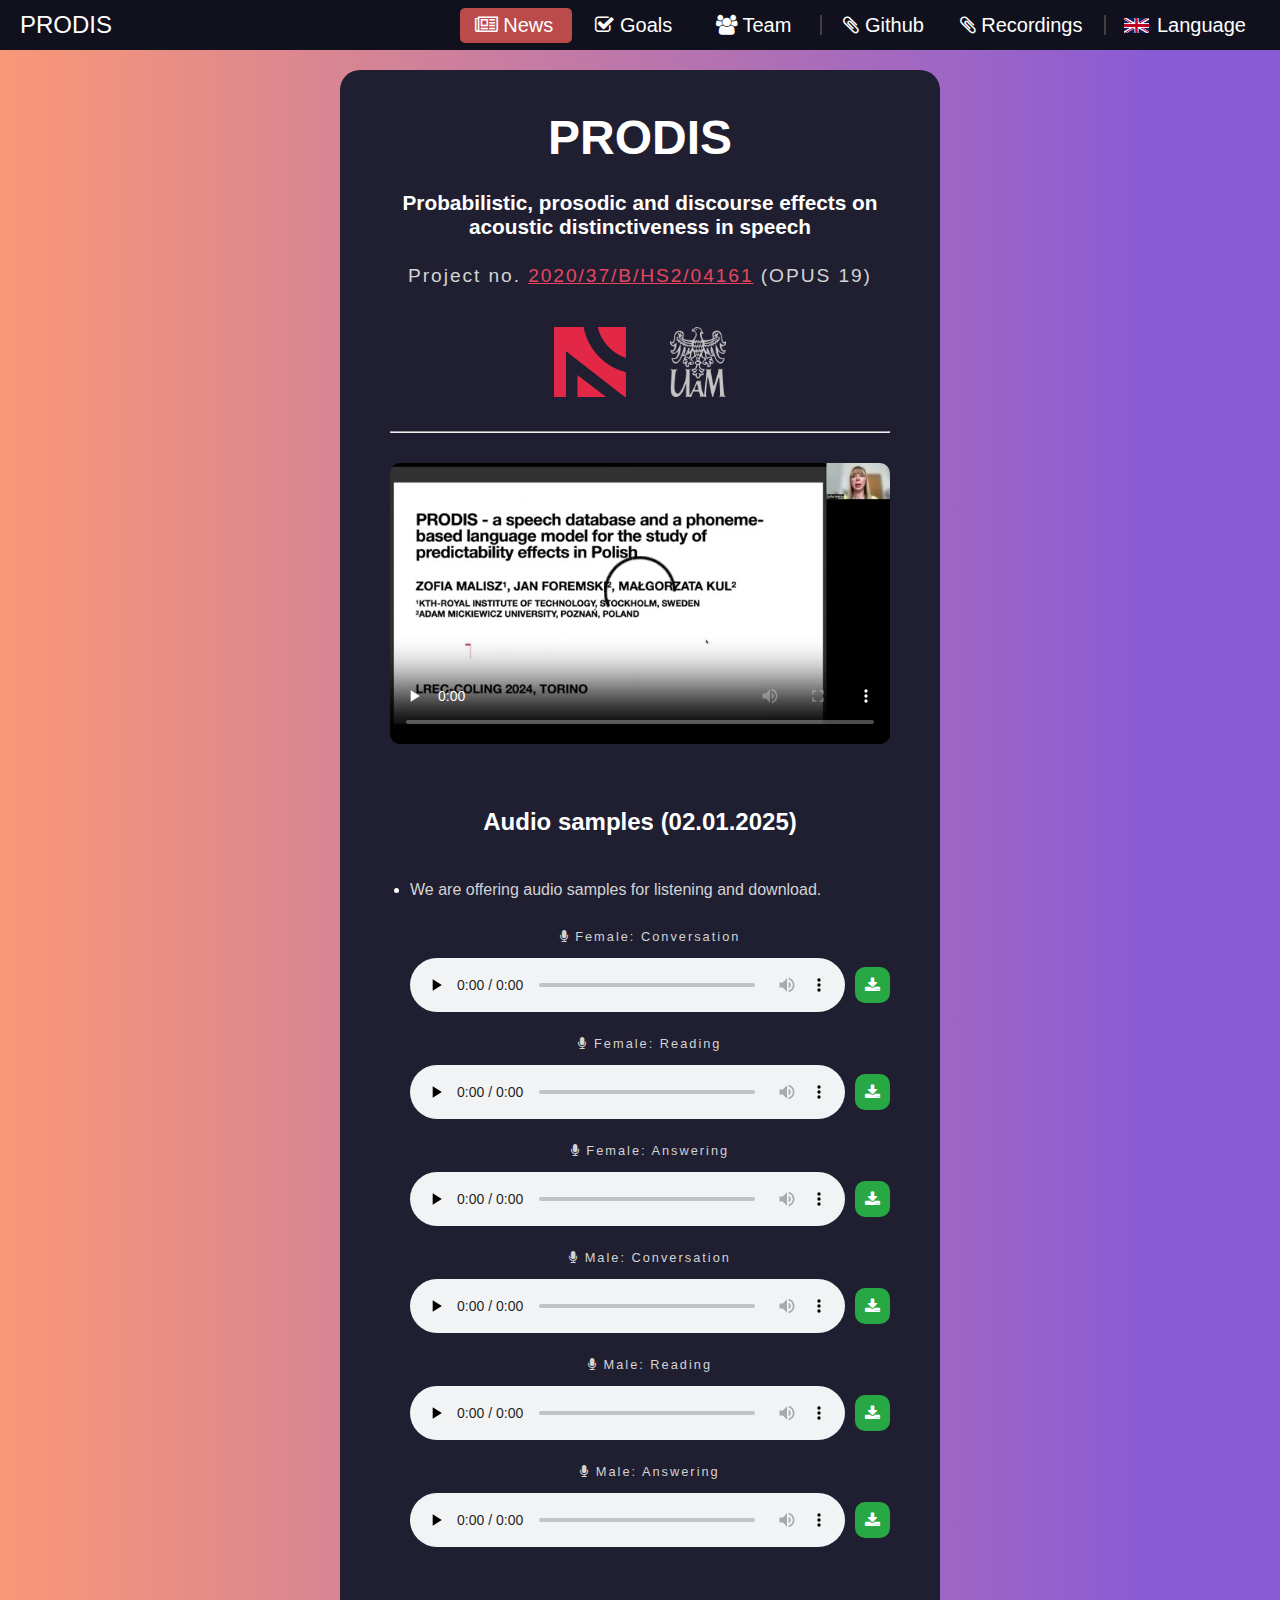
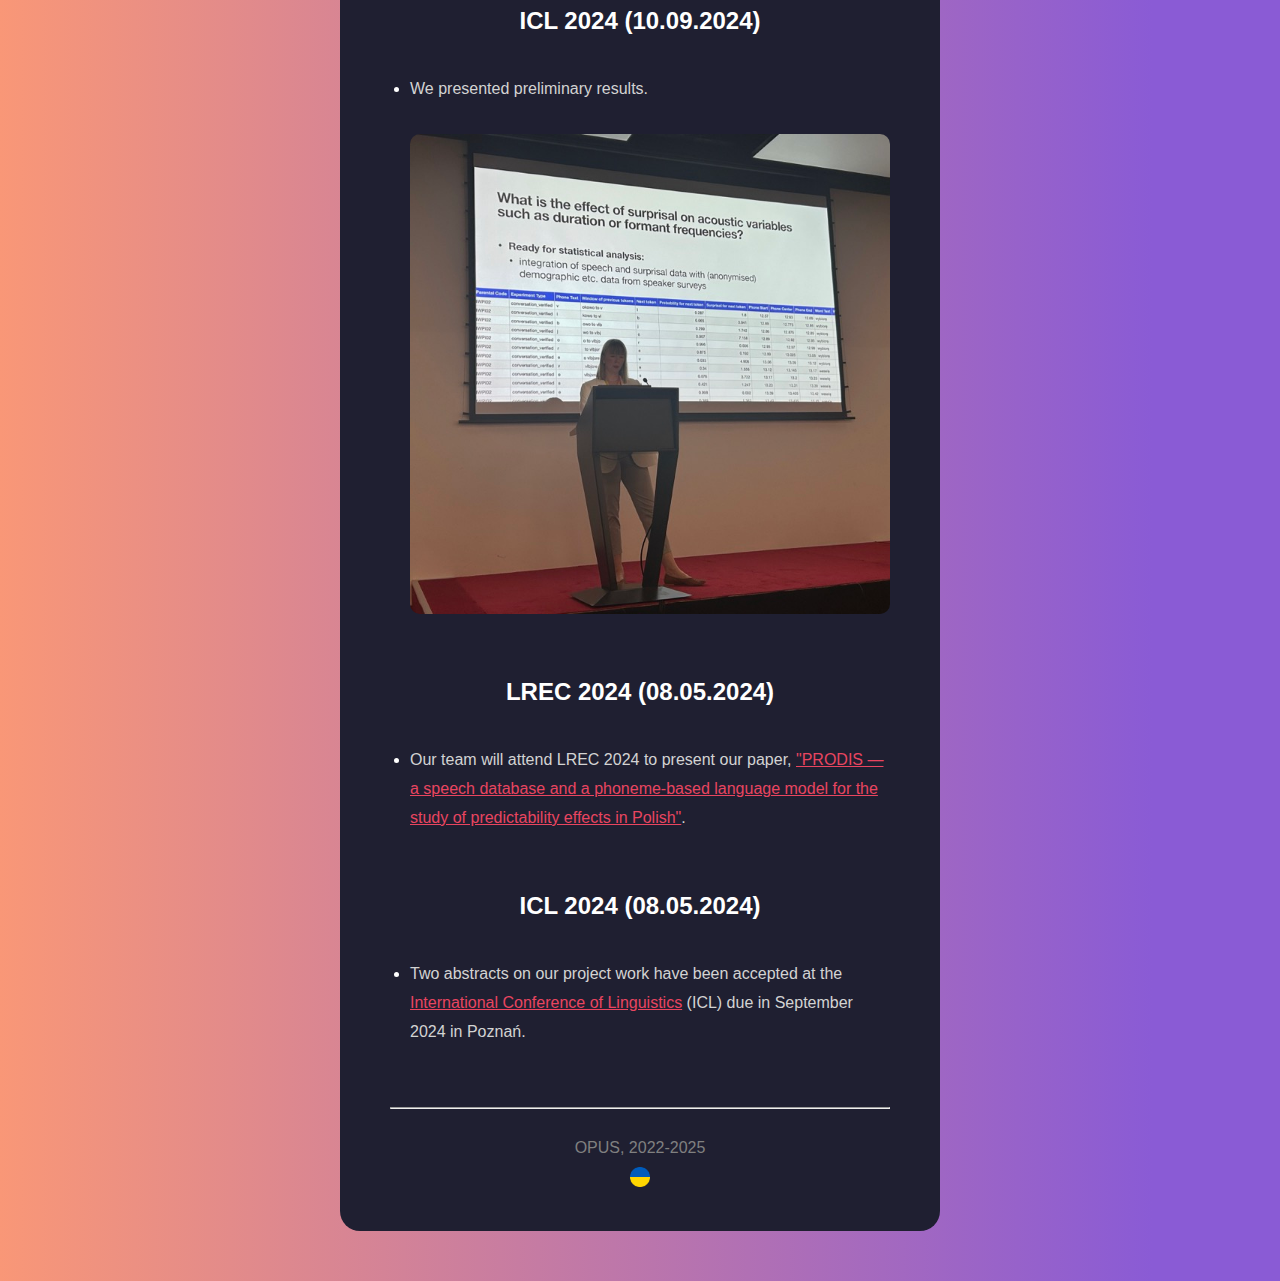
<file: index.html>
<!DOCTYPE html>
<html lang="en">

  <head>
    <meta http-equiv="Content-Security-Policy" content="upgrade-insecure-requests">
    <meta charset="UTF-8">
    <title>PRODIS</title>
    <link rel="shortcut icon" type="image/x-icon" href="/resources/images/favicon.ico">
    <link rel="stylesheet" href="/resources/stylesheets/index.css">
    <link rel="stylesheet" href="https://cdnjs.cloudflare.com/ajax/libs/font-awesome/4.7.0/css/font-awesome.min.css">
    <meta name="description" content="Probabilistic, prosodic and discourse effects on acoustic distinctiveness in speech.">
    <meta name="viewport" content="width=device-width, initial-scale=1.0">
    <script type="module" src="./main.js" defer></script>
    <script>
      /* prevent Firefox FOUC (Flash of unstyled content) warning */
      let FF_FOUC_FIX;
    </script>
  </head>

  <body class="hide_polish">

    <!-- popups hidden by default, shown with javascript -->
    <div id="top_alert">default message</div>
    <div id="copy_popup">COPIED!</div>

    <!-- header with links at the top -->
    <header draggable="false" ondragstart="return false;">
      <a id="header_logo" title="Open main tab" onclick="open_tab('news'); return false;" href="?tab=news">PRODIS</a>
      <!-- mobile hamburger menu -->
      <input type="checkbox" id="mobile_menu_toggle">
      <label for="mobile_menu_toggle" id="hamburger"><i class="fa fa-align-justify"></i></label>
      <nav>
        <a id="news_button" class="tab_link" title="Open News tab" onclick="open_tab('news'); return false;" href="?tab=news"><i class="fa fa-newspaper-o"></i> <span>News</span></a>
        <a id="goals_button" class="tab_link" title="Open Goals tab" onclick="open_tab('goals'); return false;" href="?tab=goals"><i class="fa fa-check-square-o"></i> <span>Goals</span></a>
        <a id="team_button" class="tab_link" title="Open Team tab" onclick="open_tab('team'); return false;" href="?tab=team"><i class="fa fa-users"></i> <span>Team</span></a>
        <div class="navbar_splitter"></div>
        <a class="tab_link" title="Open Github profile in new tab" href="https://github.com/prodis-opus19/" target="_blank"><i class="fa fa-paperclip"></i> Github</a>
        <a id="recordings_button" class="tab_link" title="Open Recordings in new tab" href="/nagrania/" target="_blank"><i class="fa fa-paperclip"></i> <span>Recordings</span></a>
        <div class="navbar_splitter"></div>
        <a id="lang_button" class="tab_link" title="Change language (English, Polish)" href="#" onclick="toggle_language(); return false"><img id="lang_flag" src="/resources/images/flags/gb.png" alt="Polish or UK flag" width="25" height="15" /> <span>Language</span></a>
      </nav>
    </header>

    <!-- full page tab: news -->
    <div id="news_tab" class="full_page_tab">
      <div class="tab_title">
        <div class="enable_select">
          <h1>PRODIS</h1>
          <h2 lang="en">Probabilistic, prosodic and<wbr> discourse effects <wbr>on acoustic distinctiveness <wbr>in speech</h2>
          <h2 lang="pl">Probabilistyczne, prozodyczne i<wbr> dyskursowe efekty <wbr>na odrębność akustyczną <wbr>w mowie</h2>
          <p lang="en">Project no. <span class="link" title="Copy Project ID to clipboard" onclick="copy_to_clipboard(this,'2020/37/B/HS2/04161'); return false;">2020/37/<wbr>B/HS2/04161</span> <wbr>(OPUS 19)</p>
          <p lang="pl">Projekt nr. <span class="link" title="Copy Project ID to clipboard" onclick="copy_to_clipboard(this,'2020/37/B/HS2/04161'); return false;">2020/37/<wbr>B/HS2/04161</span> <wbr>(OPUS 19)</p>
        </div>
        <a title="Open National Science Center in new tab" href="https://www.ncn.gov.pl/" target="_blank" rel="noopener noreferrer">
          <img class="image_highlight_on_hover" src="/resources/images/logos/ncn.png" alt="NCN logo" width="72.4167" height="70" />
        </a>
        <a title="Open AMU Faculty of English in new tab" href="https://amu.edu.pl/" target="_blank" rel="noopener noreferrer">
          <img class="image_highlight_on_hover" src="/resources/images/logos/uam_transparent.png" alt="UAM logo" width="56" height="70" />
        </a>
        <hr>
      </div>
      <article class="enable_select">

        <video class="video-container" controls preload="none" poster="/resources/videos/2024_prodis_lrec_presentation.jpeg">
          <source src="/resources/videos/2024_prodis_lrec_presentation.mp4" type="video/mp4">
          Your browser does not support the video tag.
        </video>

        <div class="article_list">


          <h1 lang="en">Audio samples (02.01.2025)</h1>
          <h1 lang="pl">Próbki dźwiękowe (02.01.2025)</h1>
          <ul>
            <li>
              <p lang="en">We are offering audio samples for listening and download.</p>
              <p lang="pl">Oferujemy próbki dźwiękowe do odsłuchania i pobrania.</p>
            </li>

            <!-- Female -->
            <p lang="en" class="audio-recording-title"><i class="fa fa-microphone"></i> Female: Conversation</p>
            <p lang="pl" class="audio-recording-title"><i class="fa fa-microphone"></i> Kobieta: Rozmowa</p>
            <div class="audio-sample-wrapper">
              <audio class="audio-sample-container" controls preload="none">
                <source src="/resources/audio/samples/ID009_conversation.wav" type="audio/wav">
                Your browser does not support HTML audio.
              </audio>
              <a href="/resources/audio/samples/ID009_conversation.wav" download class="download-button" title="Click here to download the sample">
                <i class="fa fa-download"></i>
              </a>
            </div>

            <p lang="en" class="audio-recording-title"><i class="fa fa-microphone"></i> Female: Reading</p>
            <p lang="pl" class="audio-recording-title"><i class="fa fa-microphone"></i> Kobieta: Czytanie</p>
            <div class="audio-sample-wrapper">
              <audio class="audio-sample-container" controls preload="none">
                <source src="/resources/audio/samples/ID009_reading.wav" type="audio/wav">
                Your browser does not support HTML audio.
              </audio>
              <a href="/resources/audio/samples/ID009_reading.wav" download class="download-button" title="Click here to download the sample">
                <i class="fa fa-download"></i>
              </a>
            </div>

            <p lang="en" class="audio-recording-title"><i class="fa fa-microphone"></i> Female: Answering</p>
            <p lang="pl" class="audio-recording-title"><i class="fa fa-microphone"></i> Kobieta: Odpowiadanie</p>
            <div class="audio-sample-wrapper">
              <audio class="audio-sample-container" controls preload="none">
                <source src="/resources/audio/samples/ID009_answering.wav" type="audio/wav">
                Your browser does not support HTML audio.
              </audio>
              <a href="/resources/audio/samples/ID009_answering.wav" download class="download-button" title="Click here to download the sample">
                <i class="fa fa-download"></i>
              </a>
            </div>

            <!-- Male -->
            <p lang="en" class="audio-recording-title"><i class="fa fa-microphone"></i> Male: Conversation</p>
            <p lang="pl" class="audio-recording-title"><i class="fa fa-microphone"></i> Mężczyzna: Rozmowa</p>
            <div class="audio-sample-wrapper">
              <audio class="audio-sample-container" controls preload="none">
                <source src="/resources/audio/samples/ID053_conversation.wav" type="audio/wav">
                Your browser does not support HTML audio.
              </audio>
              <a href="/resources/audio/samples/ID053_conversation.wav" download class="download-button" title="Click here to download the sample">
                <i class="fa fa-download"></i>
              </a>
            </div>

            <p lang="en" class="audio-recording-title"><i class="fa fa-microphone"></i> Male: Reading</p>
            <p lang="pl" class="audio-recording-title"><i class="fa fa-microphone"></i> Mężczyzna: Czytanie</p>
            <div class="audio-sample-wrapper">
              <audio class="audio-sample-container" controls preload="none">
                <source src="/resources/audio/samples/ID053_reading.wav" type="audio/wav">
                Your browser does not support HTML audio.
              </audio>
              <a href="/resources/audio/samples/ID053_reading.wav" download class="download-button" title="Click here to download the sample">
                <i class="fa fa-download"></i>
              </a>
            </div>

            <p lang="en" class="audio-recording-title"><i class="fa fa-microphone"></i> Male: Answering</p>
            <p lang="pl" class="audio-recording-title"><i class="fa fa-microphone"></i> Mężczyzna: Odpowiadanie</p>
            <div class="audio-sample-wrapper">
              <audio class="audio-sample-container" controls preload="none">
                <source src="/resources/audio/samples/ID053_answering.wav" type="audio/wav">
                Your browser does not support HTML audio.
              </audio>
              <a href="/resources/audio/samples/ID053_answering.wav" download class="download-button" title="Click here to download the sample">
                <i class="fa fa-download"></i>
              </a>
            </div>

          </ul>



          <h1>ICL 2024 (10.09.2024)</h1>
          <ul>
            <li>
              <p lang="en">We presented preliminary results.</p>
              <p lang="pl">Zaprezentowaliśmy wstępne wyniki.</p>
            </li>
            <img class="img_wide" src="/resources/images/root/icl_presentation_10.09.jpeg" alt="Mrs Malisz presenting preliminary results" />
          </ul>

          <h1>LREC 2024 (08.05.2024)</h1>
          <ul>
            <li>
              <p lang="en">Our team will attend LREC 2024 to present our paper, <a class="link" title="Open paper in new tab" href="https://arxiv.org/abs/2404.10112" target="_blank" rel="noopener noreferrer">"PRODIS &mdash; a speech database and a phoneme-based language model for the study of predictability effects in Polish"</a>.</p>
              <p lang="pl">Nasz zespół weźmie udział w LREC 2024, aby zaprezentować artykuł <a class="link" title="Open paper in new tab" href="https://arxiv.org/abs/2404.10112" target="_blank" rel="noopener noreferrer">"PRODIS &mdash; a speech database and a phoneme-based language model for the study of predictability effects in Polish"</a>.</p>
            </li>
          </ul>

          <h1>ICL 2024 (08.05.2024)</h1>
          <ul>
            <li>
              <p lang="en">Two abstracts on our project work have been accepted at the <a class="link" title="Open ICL's website in new tab" href="https://icl2024poznan.pl/" target="_blank" rel="noopener noreferrer">International Conference of Linguistics</a> (ICL) due in September 2024 in Poznań.</p>
              <p lang="pl">Dwa abstrakty dotyczące naszej pracy projektowej zostały zaakceptowane przez <a class="link" title="Open ICL's website in new tab" href="https://icl2024poznan.pl/" target="_blank" rel="noopener noreferrer">International Conference of Linguistics</a> (ICL), który odbędzie się we wrześniu 2024 w Poznaniu.</p>
            </li>
          </ul>
        </div>

      </article>
      <!-- footer with ukrainian flag at the bottom -->
      <footer>
        <hr>
        <p class="enable_select">OPUS, 2022-2025</p>
        <img src="/resources/images/ukrainian_flag_circle.png" alt="Ukrainian flag" width="20" height="20" />
      </footer>
    </div>

    <!-- full page tab: goals -->
    <div id="goals_tab" class="full_page_tab">
      <div class="tab_title">
        <div class="enable_select">
          <h1>PRODIS</h1>
          <h2 lang="en">Probabilistic, prosodic and<wbr> discourse effects <wbr>on acoustic distinctiveness <wbr>in speech</h2>
          <h2 lang="pl">Probabilistyczne, prozodyczne i<wbr> dyskursowe efekty <wbr>na odrębność akustyczną <wbr>w mowie</h2>
          <p lang="en">Project no. <span class="link" title="Copy Project ID to clipboard" onclick="copy_to_clipboard(this,'2020/37/B/HS2/04161'); return false;">2020/37/<wbr>B/HS2/04161</span> <wbr>(OPUS 19)</p>
          <p lang="pl">Projekt nr. <span class="link" title="Copy Project ID to clipboard" onclick="copy_to_clipboard(this,'2020/37/B/HS2/04161'); return false;">2020/37/<wbr>B/HS2/04161</span> <wbr>(OPUS 19)</p>
        </div>
        <a title="Open National Science Center in new tab" href="https://www.ncn.gov.pl/" target="_blank" rel="noopener noreferrer">
          <img class="image_highlight_on_hover" src="/resources/images/logos/ncn.png" alt="NCN logo" width="72.4167" height="70" />
        </a>
        <a title="Open AMU Faculty of English in new tab" href="https://amu.edu.pl/" target="_blank" rel="noopener noreferrer">
          <img class="image_highlight_on_hover" src="/resources/images/logos/uam_transparent.png" alt="UAM logo" width="56" height="70" />
        </a>
        <hr>
      </div>
      <article class="enable_select">
        <!-- 1. Purpose of the project -->
        <p lang="en">The project aims to study <b>why speakers lengthen or reduce speech sounds as well as pronounce them more or less carefully</b>. For instance, some of the factors that influence this mechanism are <em>word frequency</em> and the effect of <em>surprisal</em>, that is, the predictability of a word in relation to the words in its immediate context.</p>
        <p lang="pl">Celem projektu jest zbadanie, <b>dlaczego mówcy wydłużają lub skracają dźwięki mowy, a także wymawiają je mniej lub bardziej starannie</b>. Na przykład, niektórymi czynnikami wpływającymi na ten mechanizm jest <em>częstość</em> występowania elementów mowy oraz <em>efekt zaskoczenia</em>, czyli przewidywalność słowa w stosunku do słów w jego bezpośredniej relacji do kontekstu.</p>
        <!-- 2. Description of the reasons for the research topic -->
        <p lang="en">When we speak, we lengthen and highlight some elements of speech while we shorten others. As a rule, we lengthen important or new words and shorten words which are obvious from context or occur very frequently. For example, expressions such as "I don't know" and "because" are often reduced to "dunno" and "'cuz", respectively. This is because, in general, we say them very often, but also, we can successfully guess in advance, from the meaning of the preceding sentence, that someone is about to pronounce them.</p>
        <p lang="pl">Kiedy mówimy, wydłużamy i uwypuklamy niektóre elementy wypowiedzi, a inne skracamy. Z reguły wydłużamy słowa ważne lub nowe, a skracamy słowa, które są oczywiste z kontekstu lub występują bardzo często. Na przykład, wyrażenia takie jak "w ogóle" i "na przykład" są często skracane odpowiednio do "wgle" i ""nprzykłd"". Dzieje się tak dlatego, ponieważ w zasadzie wypowiadamy je bardzo często, ale również z powodzeniem możemy z góry odgadnąć, na podstawie znaczenia poprzedniego zdania, że ktoś zaraz je wypowie.</p>
        <p lang="en">Therefore, <b>why we lengthen and why we reduce is influenced by factors such as the frequency of words and phrases in a language as well as by the surprisal effect</b>: whether we expect a certain word to appear in a given context, or not. Another problem that we need to tackle is that this lengthening and highlighting also occurs under the influence of grammatical accent. Grammatical emphasis, for example, instructs us to lengthen and highlight the syllable "tu" in the word "constitution". Therefore, it is important for us to answer the following question: <b>does the fact that Polish possess rules of grammatical emphasis, help or hinder the shortening of words which are very frequent or have a low surprisal effect?</b></p>
        <p lang="pl">Zatem na to, <b>dlaczego wydłużamy i dlaczego skracamy, wpływają między innymi czynniki takie jak częstotliwość występowania słów i fraz w języku, a także efekt zaskoczenia</b>: czy spodziewamy się, że dane słowo pojawi się w danym kontekście, czy też nie. Kolejnym problemem, z którym musimy się zmierzyć, jest to, że owo wydłużanie i uwypuklenie występuje również pod wpływem gramatycznego akcentowania. Gramatyczne akcentowanie, na przykład, nakazuje nam wydłużyć i podkreślić sylabę "pe" w słowie "encyklopedia". W związku z powyższym, ważne jest, abyśmy odpowiedzieli na następujące pytanie: <b>czy fakt, że język polski posiada reguły akcentu gramatycznego, pomaga czy przeszkadza w skracaniu wyrazów, które są bardzo częste lub mają niski efekt zaskoczenia?</b></p>
        <!-- 3. Project description -->
        <p lang="en">To carry out our research, we need to create a <b>new speech database</b>. The database must be of very good sound quality. We need excellent quality because our goals require measuring the emphasis in speech accurately (that is, acoustically). We will record the speech of Polish speakers in a recording studio that allows for capturing the speech in complete silence. In addition, we will build artificial neural networks which will "learn" <b>a Polish language model</b> using large amounts of text. This model will allow us to get an accurate measurement of which words have a high or low surprisal effect in a given context. Once we collect the surprisal, frequency and grammatical accent measurements, we will be able to examine how they affect speech duration and pronunciation.</p>
        <p lang="pl">Aby zrealizować nasze badania, musimy stworzyć <b>nową bazę danych mowy</b>. Baza ta musi być bardzo dobrej jakości dźwiękowej. Potrzebujemy doskonałej jakości, ponieważ nasze cele wymagają dokładnego (czyli akustycznego) pomiaru uwypuklenia w mowie. Będziemy nagrywać mowę użytkowników języka polskiego w studiu nagraniowym, które pozwala na uchwycenie mowy w całkowitej ciszy. Ponadto, zbudujemy sztuczne sieci neuronowe, które "nauczą się" <b>modelu języka polskiego</b> przy użyciu dużej ilości tekstu. Model ten pozwoli nam uzyskać dokładny pomiar tego, które słowa mają wysoki lub niski efekt zaskoczenia w danym kontekście. Po zebraniu pomiarów efektu zaskoczenia, częstotliwości i gramatycznego akcentowania, będziemy mogli zbadać, jak wpływają one na czas trwania wypowiedzi oraz wymowę.</p>
        <!-- 4. The most important expected effects -->
        <p lang="en">Our research on Polish is important because it has a specific focus on accentual grammar. Studying Polish will <b>expand our knowledge of how surprisal and frequency affect human speech</b>. In addition, at the end of the project, <b>we will examine whether the listener is able to actually hear the surprisal effect when it is produced by speakers</b>. This research question has not been answered yet.</p>
        <p lang="pl">Nasze badania nad językiem polskim są ważne, ponieważ skupiają się na gramatycznym akcentowaniu. Badania języka polskiego <b>poszerzą naszą wiedzę o tym, jak efekt zaskoczenia i częstotliwość wpływają na ludzką mowę</b>. Ponadto, pod koniec projektu <b>zbadamy, czy słuchacz jest w stanie rzeczywiście usłyszeć efekt zaskoczenia, podczas gdy wytwarzany jest on przez mówców</b>. Na to pytanie badawcze nie ma jeszcze odpowiedzi.</p>
      </article>
      <!-- footer with ukrainian flag at the bottom -->
      <footer>
        <hr>
        <p class="enable_select">OPUS, 2022-2025</p>
        <img src="/resources/images/ukrainian_flag_circle.png" alt="Ukrainian flag" width="20" height="20" />
      </footer>
    </div>

    <!-- full page tab: team -->
    <div id="team_tab" class="full_page_tab">
      <div class="tab_title">
        <div class="enable_select">
          <h1 lang="en">Our team</h1>
          <h1 lang="pl">Nasz skład</h1>
        </div>
        <hr>
        <!-- Per-person tab links -->
        <div class="navbar_per_person">
          <button type="button" id="m_kul_button" class="tab_per_person_link" onclick="open_person_desc('m_kul');"><i class="fa fa-user-circle"></i> Małgorzata Kul</button>
          <button type="button" id="z_malisz_button" class="tab_per_person_link" onclick="open_person_desc('z_malisz');"><i class="fa fa-user-circle"></i> Zofia Malisz</button>
          <button type="button" id="j_for_button" class="tab_per_person_link" onclick="open_person_desc('j_for');"><i class="fa fa-user-circle"></i> Jan Foremski</button>
        </div>
      </div>
      <!-- Per-person tab content -->
      <!-- małgorzata kul -->
      <div id="m_kul_tab" class="tab_per_person_content">
        <h1 class="enable_select">Małgorzata <wbr>Kul</h1>
        <div class="img_flex">
          <!-- employer -->
          <a title="Open AMU Faculty of English in new tab" href="https://anglistyka.amu.edu.pl/staff-list/malgorzata-kul/" target="_blank" rel="noopener noreferrer"><img class="image_highlight_on_hover" src="/resources/images/logos/uam.jpg" alt="UAM logo" /></a>
          <!-- research gate -->
          <a title="Open Research Gate in new tab" href="https://www.researchgate.net/profile/Malgorzata-Kul/" target="_blank" rel="noopener noreferrer"><img class="image_highlight_on_hover" src="/resources/images/logos/research_gate.png" alt="Research Gate logo" /></a>
          <!-- orcid -->
          <a title="Open ORCID in new tab" href="https://orcid.org/0000-0003-0172-7853/" target="_blank" rel="noopener noreferrer"><img class="image_highlight_on_hover" src="/resources/images/logos/orcid.png" alt="ORCID logo" /></a>
          <!-- email -->
          <a title="Copy email to clipboard" onclick="copy_to_clipboard(this,'kgosia@amu.edu.pl'); show_top_alert('E-mail copied to clipboard.'); return false;" href="mailto:kgosia@amu.edu.pl"><img class="image_highlight_on_hover" src="/resources/images/logos/mail.jpg" alt="Mail logo" /></a>
        </div>
        <hr>
        <div class="enable_select">
          <p lang="en">I work at the Faculty of English, Adam Mickiewicz University, Poznań, Poland.</p>
          <p lang="pl">Pracuję na Wydziale Anglistyki (UAM).</p>
          <p lang="en">My academic background is phonetics and phonology. In particular, my research interests include vowel reduction in English and Polish, consonantal processes of casual speech in American English, corpus phonology, acoustic and perception studies as well as Second Language Acquisition. Currently I am working on yod coalescence in the Buckeye corpus.</p>
          <p lang="pl">Zawodowo zajmuję się językoznawstwem. Moje zainteresowania badawcze obejmują redukcję samogłoskową i spółgłoskową w różnych dialektach języka angielskiego i polskiego, procesy spółgłoskowe w standardowym amerykańskim angielskim, fonologię korpusową, badania akustyczne i percepcyjne oraz nabywanie obcego języka. Obecnie pracuję nad procesem palatalizacji w korpusie Buckeye.</p>
          <p lang="en">I teach pronunciation (suprasegmentals) and tutor BA and MA projects.</p>
          <p lang="pl">Uczę wymowy (prozodia) oraz promuję prace licencjackie i magisterskie.</p>
          <p lang="en">In the project, I perform the function of a PI.</p>
          <p lang="pl">W projekcie, pełnię funkcję kierownika.</p>
          <p lang="en">This means I manage the project whereas Zosia is the "brain" behind it.</p>
          <p lang="pl">Moja rola polega na zarządzaniu projektem, pomysłodawczynią badań jest dr Malisz.</p>
        </div>
      </div>
      <!-- zofia malisz -->
      <div id="z_malisz_tab" class="tab_per_person_content">
        <h1 class="enable_select">Zofia <wbr>Malisz</h1>
        <div class="img_flex">
          <!-- employer -->
          <a title="Open KTH Royal Institute of Technology in new tab" href="https://www.kth.se/profile/malisz/" target="_blank" rel="noopener noreferrer"><img class="image_highlight_on_hover" src="/resources/images/logos/kth.jpg" alt="KTH logo" /></a>
          <!-- research gate -->
          <a title="Open Research Gate in new tab" href="https://www.researchgate.net/scientific-contributions/Zofia-Malisz-2215497934/" target="_blank" rel="noopener noreferrer"><img class="image_highlight_on_hover" src="/resources/images/logos/research_gate.png" alt="Research Gate logo" /></a>
          <!-- orcid -->
          <a title="Open ORCID in new tab" href="https://orcid.org/0000-0001-5953-7310/" target="_blank" rel="noopener noreferrer"><img class="image_highlight_on_hover" src="/resources/images/logos/orcid.png" alt="ORCID logo" /></a>
          <!-- google scholar -->
          <a title="Open Google Scholar in new tab" href="https://scholar.google.com/citations?user=KoA-B5EAAAAJ&hl=en/" target="_blank" rel="noopener noreferrer"><img class="image_highlight_on_hover" src="/resources/images/logos/google_scholar.png" alt="Google Scholar logo" /></a>
          <!-- email -->
          <a title="Copy email to clipboard" onclick="copy_to_clipboard(this,'malisz@kth.se'); show_top_alert('E-mail copied to clipboard.'); return false;" href="mailto:malisz@kth.se"><img class="image_highlight_on_hover" src="/resources/images/logos/mail.jpg" alt="Mail logo" /></a>
        </div>
        <hr>
        <div class="enable_select">
          <p lang="en">Zofia Malisz is a researcher in speech technology at the Royal Institute of Technology, Stockholm and a Senior Speech Scientist at Cerence GmBh.</p>
          <p lang="pl">Zofia Malisz jest badaczem technologii mowy w Królewskim Instytucie Technologii w Sztokholmie oraz starszym specjalistą ds. mowy w Cerence GmBh.</p>
          <p lang="en">Previously, Zofia has worked in experimental phonetics at Bielefeld University and Saarland University, Germany on topics such as oscillatory approaches to speech rhythm, prosodic variability in the Information Theory framework, multimodal dialogue and gesture studies.</p>
          <p lang="pl">Poprzednio Zofia zajmowała się fonetyką eksperymentalną na Uniwersytecie Bielefeld i Uniwersytecie Saarland w Niemczech, zajmując się między innymi zagadnieniami takimi jak oscylacyjne podejście do rytmu mowy, zmiennością prozodyczną w ramach teorii informacji, dialogiem multimodalnym i badaniem gestów.</p>
          <p lang="en">Recently, she has worked on speech synthesis - particularly on the improvement of prosodic expressiveness and controllability of DNN-based synthesis.</p>
          <p lang="pl">Ostatnio pracowała nad syntezą mowy - w szczególności nad poprawą ekspresyjności prozodycznej i sterowalności syntezy opartej na DNN.</p>
        </div>
      </div>
      <!-- jan foremski -->
      <div id="j_for_tab" class="tab_per_person_content">
        <h1 class="enable_select">Jan <wbr>Foremski</h1>
        <div class="img_flex">
          <!-- github -->
          <a title="Open Github profile in new tab" href="https://github.com/ryouze/" target="_blank" rel="noopener noreferrer"><img class="image_highlight_on_hover" src="/resources/images/logos/github.jpg" alt="Github logo" /></a>
          <!-- personal page -->
          <a title="Open Personal Page in new tab" href="https://ryouze.net/" target="_blank" rel="noopener noreferrer"><img class="image_highlight_on_hover" src="/resources/images/logos/ryouze_net.jpg" alt="Personal page logo" /></a>
          <!-- email -->
          <a title="Copy email to clipboard" onclick="copy_to_clipboard(this,'janfor@st.amu.edu.pl'); show_top_alert('E-mail copied to clipboard.'); return false;" href="mailto:janfor@st.amu.edu.pl"><img class="image_highlight_on_hover" src="/resources/images/logos/mail.jpg" alt="Mail logo" /></a>
        </div>
        <hr>
        <div class="enable_select">
          <p lang="en">I am a student of <a class="link" title="Open LMT course description in new tab" href="https://anglistyka.amu.edu.pl/en/for-candidates/full-time-ma-programmes/language-mind-technology/" target="_blank" rel="noopener noreferrer">Language, Mind, Technology</a> at the Adam Mickiewicz University.</p>
          <p lang="pl">Jestem studentem <a class="link" title="Otwórz opis kierunku LMT w nowej karcie" href="https://anglistyka.amu.edu.pl/en/for-candidates/full-time-ma-programmes/language-mind-technology/" target="_blank" rel="noopener noreferrer">Language, Mind, Technology</a> na Uniwersytecie im. Adama Mickiewicza.</p>
          <p lang="en">My research interests include natural language processing and machine learning. I primarily use Python and C++.</p>
          <p lang="pl">Moje zainteresowania badawcze obejmują przetwarzanie języka naturalnego i uczenie maszynowe. Głównie używam Pythona i C++.</p>
          <p lang="en">Please visit my Github profile or website for more information.</p>
          <p lang="pl">Zapraszam do odwiedzenia mojego profilu na Githubie lub strony internetowej, aby uzyskać więcej informacji.</p>
          <p lang="en">My role in the project: researcher.</p>
          <p lang="pl">Moja rola w projekcie: wykonawca.</p>
        </div>
      </div>
      <footer>
        <hr>
        <p class="enable_select">OPUS, 2022-2025</p>
        <img src="/resources/images/ukrainian_flag_circle.png" alt="Ukrainian flag" width="20" height="20" />
      </footer>
    </div>

    <!-- display warning message and show all tabs if javascript disabled -->
    <noscript>
      <link rel="stylesheet" href="/resources/stylesheets/no_js.css">
      <p id="js_disabled">Warning: <wbr>JavaScript is disabled, displaying all tabs as fallback.</p>
    </noscript>

  </body>

</html>
</file>
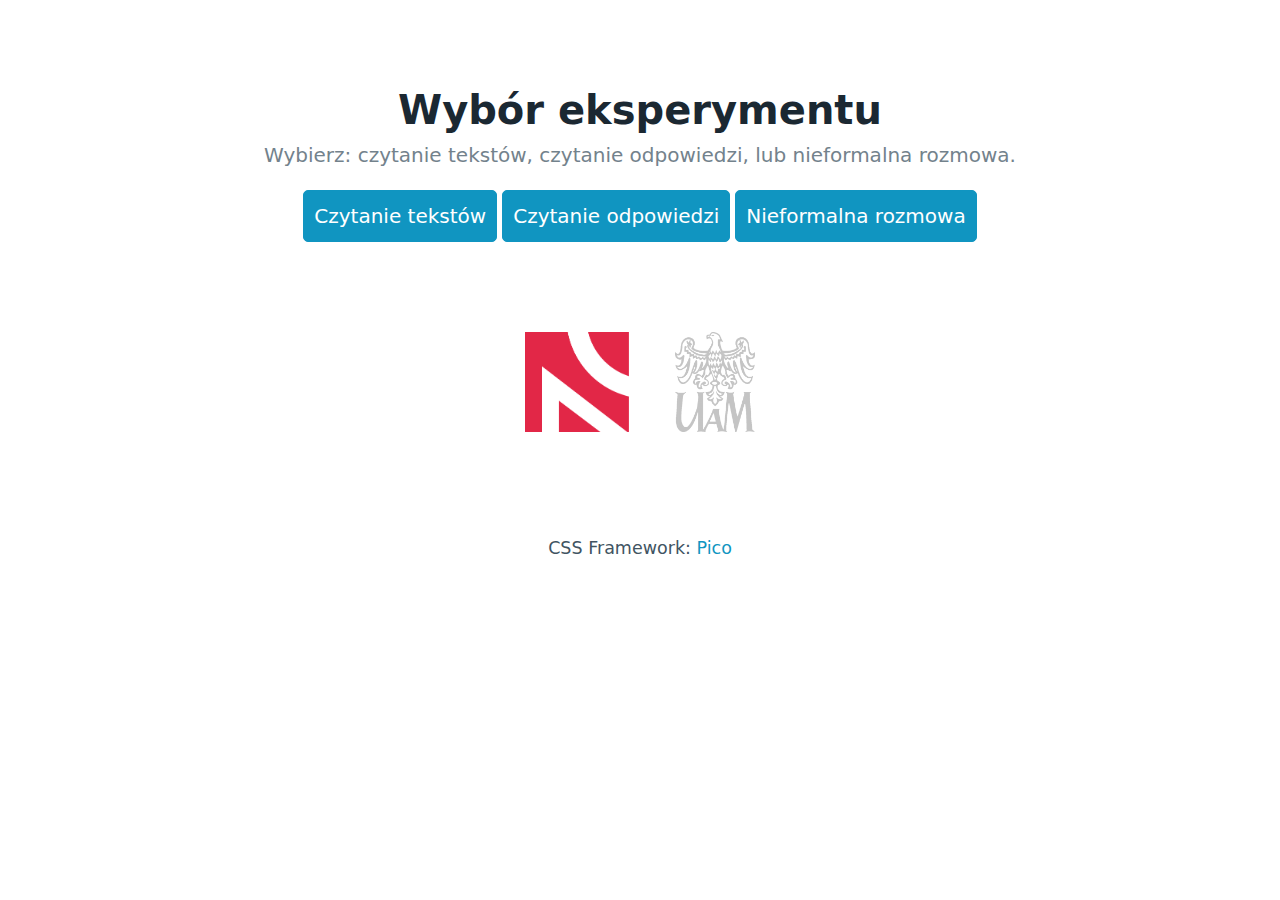
<file: experiment/index.html>
<!DOCTYPE html>
<html lang="pl">

    <head>
        <!-- Prevent indexing by search engines; this page should only be accessible via a link -->
        <meta name="robots" content="noindex">

        <!-- Force light mode -->
        <html data-theme="light">
            <meta http-equiv="Content-Security-Policy" content="upgrade-insecure-requests">
            <meta charset="UTF-8">
            <title>EXPERIMENT - Wybór</title>
            <link rel="shortcut icon" href="/resources/images/favicon.ico" type="image/x-icon">
            <link rel="stylesheet" href="/resources/stylesheets/experiment/main.css">
            <meta name="description" content="A webpage that contains links to experiment webapps.">
            <meta name="viewport" content="width=device-width, initial-scale=1.0">
            <script>
                // Prevent Flash of Unstyled Content (FOUC) warning on Firefox
                let FF_FOUC_FIX;
            </script>
    </head>

    <body>
        <header>
            <hgroup>
                <h1>Wybór eksperymentu</h1>
                <h2>Wybierz: czytanie tekstów, czytanie odpowiedzi, lub nieformalna rozmowa.</h2>
            </hgroup>
            <nav>
                <!-- Relative paths to experiment webapps -->
                <a href="reading/" role="button">Czytanie tekstów</a>
                <a href="answering/" role="button">Czytanie odpowiedzi</a>
                <a href="conversation/" role="button">Nieformalna rozmowa</a>
            </nav>
        </header>

        <div id="logo_images" draggable="false" ondragstart="return false;">
            <a href="https://www.ncn.gov.pl/" target="_blank" rel="noopener noreferrer" title="Open National Science Center in new tab">
                <img src="/resources/images/logos/ncn.png" alt="NCN logo" width="100" height="100">
            </a>
            <a href="https://amu.edu.pl/" target="_blank" rel="noopener noreferrer" title="Open AMU Faculty of English in new tab">
                <img src="/resources/images/logos/uam_transparent.png" alt="UAM logo" width="100" height="100">
            </a>
        </div>

        <footer>
            <small>CSS Framework: <a href="https://picocss.com" target="_blank" rel="noopener noreferrer">Pico</a></small>
        </footer>
    </body>

</html>
</file>
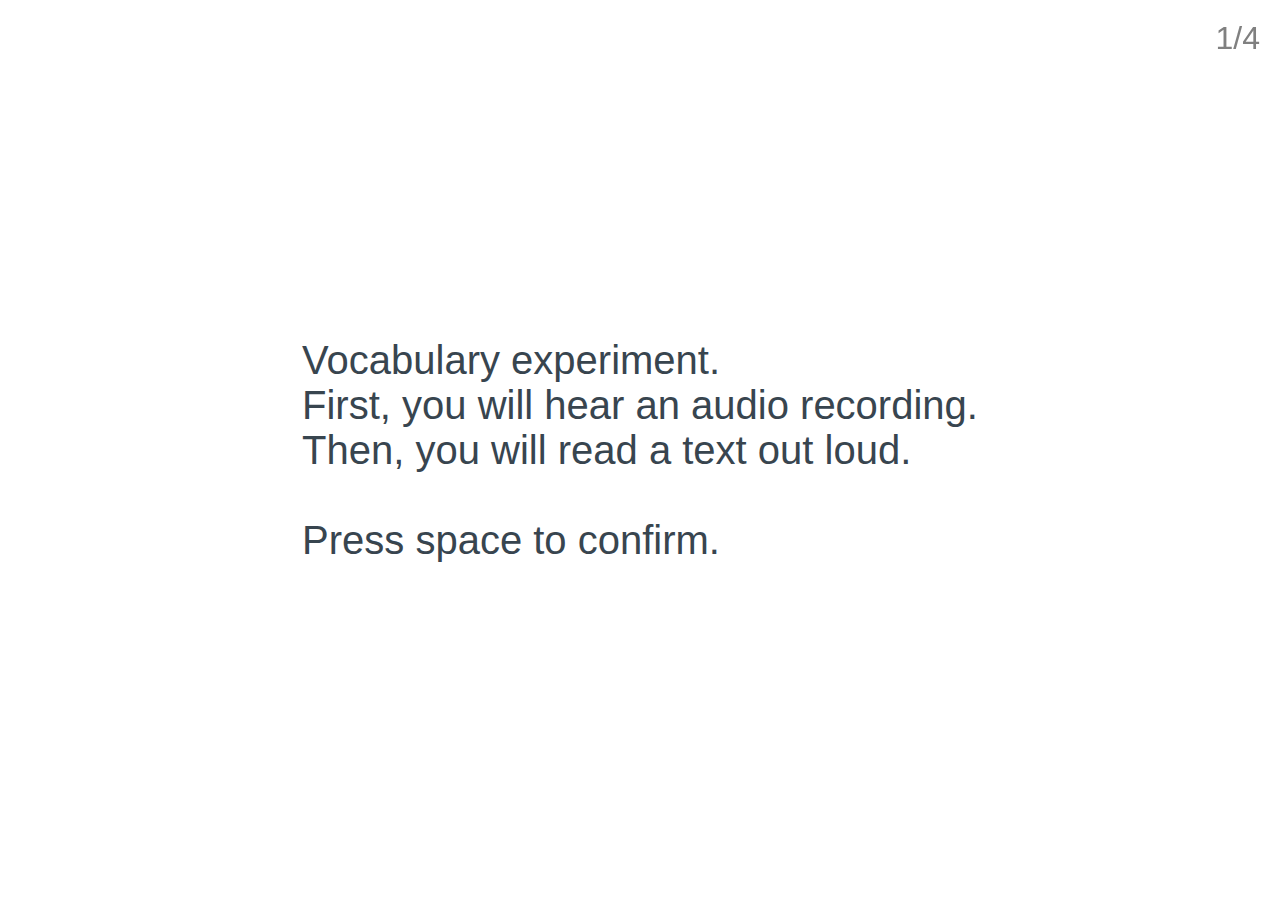
<file: experiment2/index.html>
<!DOCTYPE html>
<html lang="pl">

<head>
    <!-- prevent indexing by search engines; this page should be accessed by link -->
    <meta name="robots" content="noindex">
    <!-- force light mode -->
    <html data-theme="light">
    <meta http-equiv="Content-Security-Policy" content="upgrade-insecure-requests">
    <meta charset="UTF-8">
    <title>EXPERIMENT2</title>
    <link rel="shortcut icon" type="image/x-icon" href="/images/favicon.ico">
    <link rel="stylesheet" href="/styles/experiment2.css">
    <meta name="description" content="A web app that displays audio and text pairs in random order.">
    <meta name="viewport" content="width=device-width, initial-scale=1.0">
    <script type="module" src="./main.js" defer></script>
    <link rel="stylesheet" href="https://cdnjs.cloudflare.com/ajax/libs/font-awesome/4.7.0/css/font-awesome.min.css">
    <script>
        /* prevent Firefox FOUC (Flash of unstyled content) warning */
        let FF_FOUC_FIX;
    </script>
</head>

<body>
    <div id="main_app">
        <i id="experiment_audio_icon" class="fa fa-volume-up"></i>
        <audio id="experiment_audio_player" src="" controls>Your browser does not support the audio element.</audio>
        <p id="experiment_display_text">Please enable JavaScript.</p>
        <p id="experiment_display_status">0/0</p>
    </div>
</body>

</html>
</file>
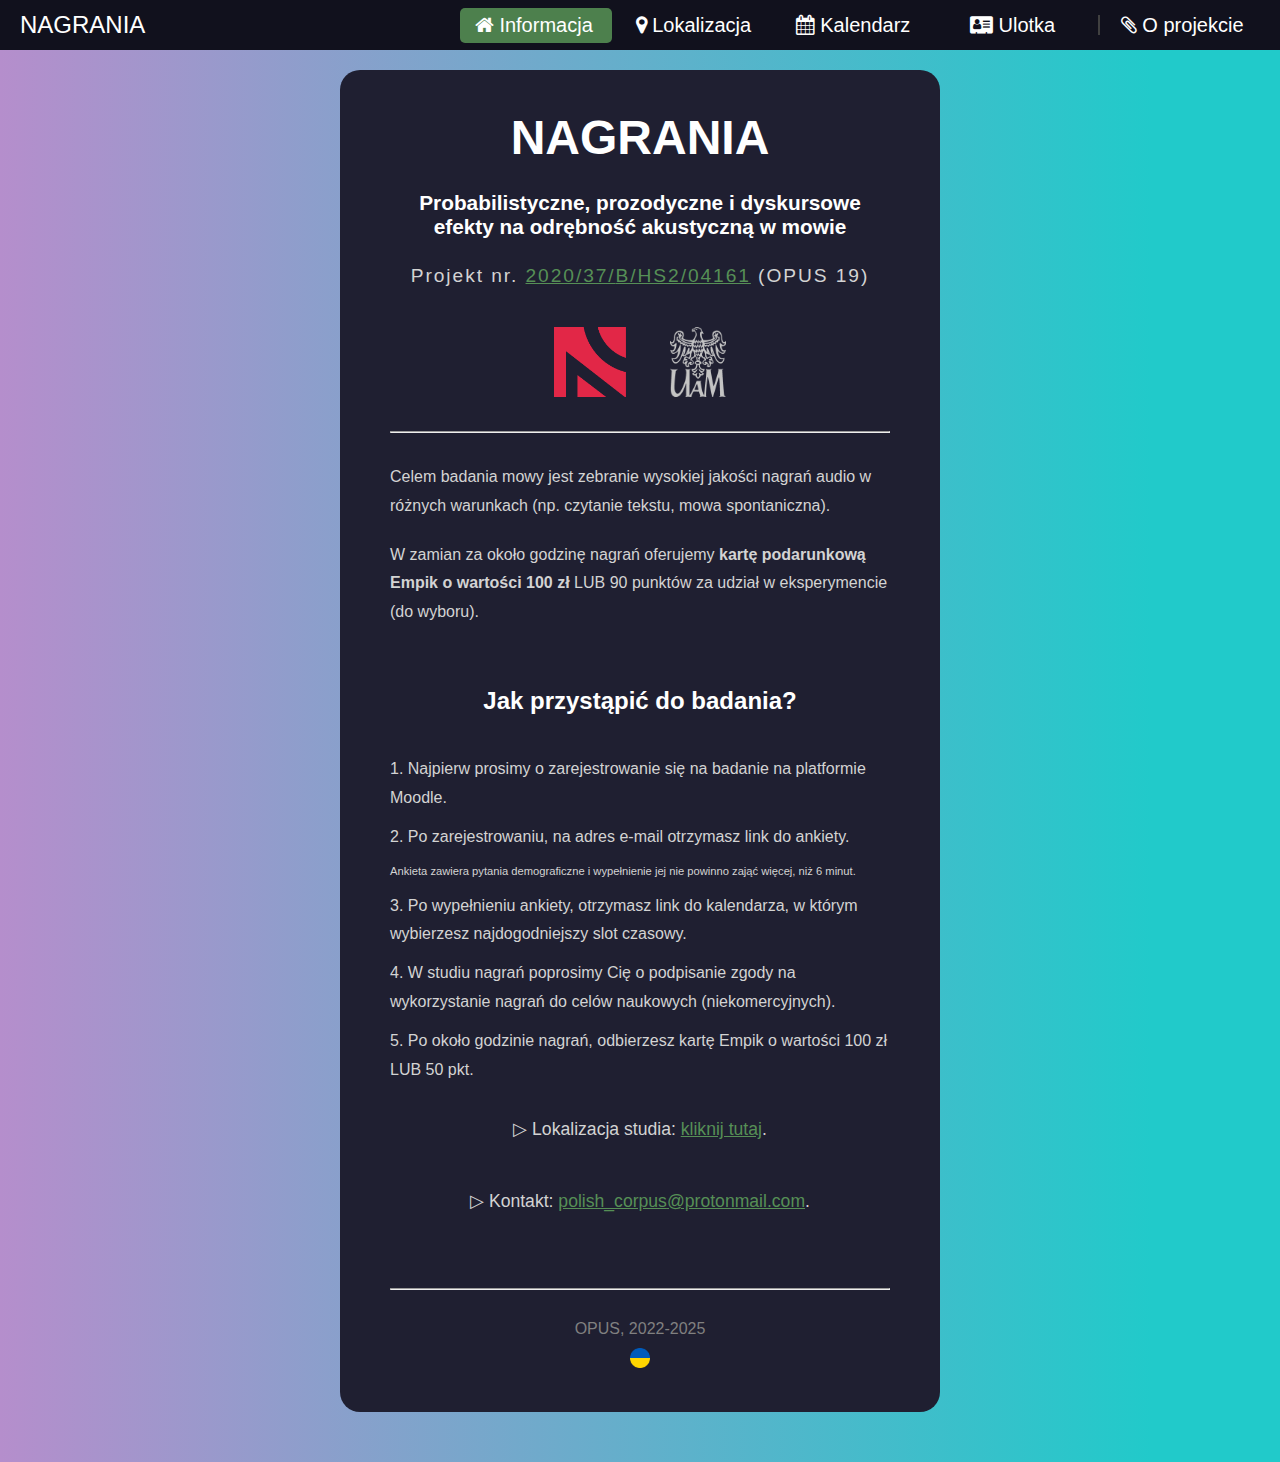
<file: nagrania/index.html>
<!DOCTYPE html>
<html lang="pl">

  <head>
    <meta http-equiv="Content-Security-Policy" content="upgrade-insecure-requests">
    <meta charset="UTF-8">
    <title>NAGRANIA</title>
    <link rel="shortcut icon" type="image/x-icon" href="/resources/images/favicon.ico">
    <link rel="stylesheet" href="/resources/stylesheets/nagrania.css">
    <link rel="stylesheet" href="https://cdnjs.cloudflare.com/ajax/libs/font-awesome/4.7.0/css/font-awesome.min.css">
    <meta name="description" content="Rekrutacja na badanie mowy (OPUS19).">
    <meta name="viewport" content="width=device-width, initial-scale=1.0">
    <script type="module" src="./main.js" defer></script>
    <script>
      /* prevent Firefox FOUC (Flash of unstyled content) warning */
      let FF_FOUC_FIX;
    </script>
  </head>

  <body>

    <!-- popups hidden by default, shown with javascript -->
    <div id="top_alert">default message</div>
    <div id="copy_popup">COPIED!</div>

    <!-- header with links at the top -->
    <header draggable="false" ondragstart="return false;">
      <a id="header_logo" title="Otwórz kartę główną" onclick="open_tab('informacja'); return false;" href="?tab=informacja">NAGRANIA</a>
      <!-- mobile hamburger menu -->
      <input type="checkbox" id="mobile_menu_toggle">
      <label for="mobile_menu_toggle" id="hamburger"><i class="fa fa-align-justify"></i></label>
      <nav>
        <a id="informacja_button" class="tab_link" title="Otwórz kartę Informacja" onclick="open_tab('informacja'); return false;" href="?tab=informacja"><i class="fa fa-home"></i> Informacja</a>
        <a id="lokalizacja_button" class="tab_link" title="Otwórz kartę Lokalizacja" onclick="open_tab('lokalizacja'); return false;" href="?tab=lokalizacja"><i class="fa fa-map-marker"></i> Lokalizacja</a>
        <a id="calendar_button" class="tab_link" title="Otwórz kartę Kalendarz" onclick="open_tab('calendar'); return false;" href="?tab=calendar"><i class="fa fa-calendar"></i> Kalendarz</a>
        <a id="ulotka_button" class="tab_link" title="Otwórz kartę Ulotka" onclick="open_tab('ulotka'); return false;" href="?tab=ulotka"><i class="fa fa-vcard"></i> Ulotka</a>
        <div class="navbar_splitter"></div>
        <a class="tab_link" title="Otwórz O projekcie w nowej karcie" href="/" target="_blank"><i class="fa fa-paperclip"></i> O projekcie</a>
      </nav>
    </header>

    <!-- full page tab: informacja -->
    <div id="informacja_tab" class="full_page_tab">
      <div class="tab_title">
        <div class="enable_select">
          <h1>NAGR<wbr>ANIA</h1>
          <h2>Probabilistyczne, prozodyczne i<wbr> dyskursowe efekty <wbr>na odrębność akustyczną <wbr>w mowie</h2>
          <p>Projekt nr. <span class="link" title="Skopiuj identyfikator projektu do schowka" onclick="copy_to_clipboard(this,'2020/37/B/HS2/04161'); return false;">2020/37/<wbr>B/HS2/04161</span> <wbr>(OPUS 19)</p>
        </div>
        <a title="Otwórz Narodowe Centrum Nauki w nowej karcie" href="https://www.ncn.gov.pl/" target="_blank" rel="noopener noreferrer">
          <img class="image_highlight_on_hover" src="/resources/images/logos/ncn.png" alt="NCN logo" width="72.4167" height="70" />
        </a>
        <a title="Otwórz Wydział Anglistyki UAM w nowej karcie" href="https://amu.edu.pl/" target="_blank" rel="noopener noreferrer">
          <img class="image_highlight_on_hover" src="/resources/images/logos/uam_transparent.png" alt="UAM logo" width="56" height="70" />
        </a>
        <hr>
      </div>
      <!-- Uncomment this and the "notice_participants" class in CSS to show this notification. -->
      <!-- <div class="notice_participants">(placeholder)UWAGA: mamy wystarczającą ilość osób!</div> -->
      <article class="enable_select">
        <p>Celem badania mowy jest zebranie <emp>wysokiej jakości nagrań audio</emp> w różnych warunkach (np. czytanie tekstu, mowa spontaniczna).</p>
        <p>W zamian za około godzinę nagrań oferujemy <b>kartę podarunkową Empik o wartości 100 zł</b> LUB 90 punktów za udział w eksperymencie (do wyboru).</p>
        <div class="article_list">
          <h1>Jak przystąpić do badania?</h1>
          <p>1. Najpierw prosimy o zarejestrowanie się na badanie na platformie Moodle.</p>
          <p>2. Po zarejestrowaniu, na adres e-mail otrzymasz link do ankiety.</p>
          <p style="font-size: 70%;">Ankieta zawiera pytania demograficzne i wypełnienie jej nie powinno zająć więcej, niż 6 minut.</p>
          <p>3. Po wypełnieniu ankiety, otrzymasz link do kalendarza, w którym wybierzesz najdogodniejszy slot czasowy.</p>
          <p>4. W studiu nagrań poprosimy Cię o podpisanie zgody na wykorzystanie nagrań do celów naukowych (niekomercyjnych).</p>
          <p>5. Po około godzinie nagrań, odbierzesz kartę Empik o wartości 100 zł LUB 50 pkt.</p>
          <p class="big_link">&#9655; Lokalizacja studia: <wbr><a class="link" title="Otwórz kartę Lokalizacja" onclick="open_tab('lokalizacja');show_top_alert('Otwarto kartę Lokalizacja.'); return false;" href="?tab=lokalizacja">kliknij tutaj</a>.</p>
          <p class="big_link">&#9655; Kontakt: <wbr><wbr><a class="link" title="Skopiuj adres e-mail do schowka" href="mailto:polish_corpus@protonmail.com" onclick="copy_to_clipboard(this,'polish_corpus@protonmail.com'); return false;">polish_corpus<wbr>@protonmail.com</a>.</p>
        </div>
      </article>
      <!-- footer with ukrainian flag at the bottom -->
      <footer>
        <hr>
        <p class="enable_select">OPUS, 2022-2025</p>
        <img src="/resources/images/ukrainian_flag_circle.png" alt="Ukrainian flag" width="20" height="20" />
      </footer>
    </div>

    <!-- full page tab: lokalizacja -->
    <div id="lokalizacja_tab" class="full_page_tab">
      <div class="tab_title enable_select">
        <h1>Lokalizacja</h1>
        <hr>
      </div>
      <article class="enable_select">
        <div class="article_list">
          <h1>1. Adres<wbr> studia nagrań</h1>
          <p>Laboratorium Mowy i<wbr> Języka<wbr> (pok. nr 004),<wbr> Wydział Anglistyki UAM.</p>
          <p>ul. Grunwaldzka 6<wbr> (Collegium Heliodori Święcicki),<wbr> 60-780, Poznań.</p>
          <p class="big_link">&#9655; Mapy Google: <wbr><a class="link" title="Otwórz Mapy Google w nowej karcie" href="https://goo.gl/maps/gNUzcs6tnWg6yc4E8/" target="_blank">kliknij tutaj</a>.</p>
          <img class="img_wide" src="/resources/images/nagrania/map_location.jpeg" alt="Google Maps city map screenshot" />
          <img class="img_wide" src="/resources/images/nagrania/map_streetview.jpg" alt="Google Maps Street View screenshot" />
          <h1>2. Wejście do budynku</h1>
          <p>Po wejściu do budynku,<wbr> należy iść cały czas prosto<wbr> przez wnękę pod schodami.</p>
          <img class="img_wide" src="/resources/images/nagrania/irl1.jpeg" alt="Real-life image - entrance niche leading to the ground floor" />
          <p>Po klikunastu metrach,<wbr> po lewej stronie znajdziesz<wbr> studio nagrań przed windą<wbr> dla osób niepełnosprawnych.</p>
          <img class="img_wide" src="/resources/images/nagrania/irl2.jpeg" alt="Real-life image - door to the studio" />
          <img class="img_wide" src="/resources/images/nagrania/irl3.jpeg" alt="Real-life image - ID plate with names and door number" />
          <img class="img_wide" src="/resources/images/nagrania/map_building_plan.jpg" alt="Official map of the WA building's ground floor" />
          <p>W razie ewentualnych problemów - <a class="link" title="Otwórz plan budynku w nowej karcie" href="http://wa.amu.edu.pl/arch/Collegium_Heliodori/" target="_blank">plan całego budynku</a>.</p>
          <p>Przy wejściu (po lewej stronie)<wbr> można również spytać portiera<wbr> o dokładną lokalizację.</p>
        </div>
      </article>
      <!-- footer with ukrainian flag at the bottom -->
      <footer>
        <hr>
        <p class="enable_select">OPUS, 2022-2025</p>
        <img src="/resources/images/ukrainian_flag_circle.png" alt="Ukrainian flag" width="20" height="20" />
      </footer>
    </div>

    <!-- full page tab: calendar -->
    <div id="calendar_tab" class="full_page_tab">
      <div class="tab_title enable_select">
        <h1>Kalendarz</h1>
        <hr>
      </div>
      <article class="enable_select">
        <p>Aby chronić prywatność uczestników, kalendarz nie jest dostępny publicznie.</p>
        <p>Po wypełnieniu ankiety i potwierdzeniu przyjęcia, uczestnik na podany w ankiecie adres e-mail otrzyma link do kalendarza (Google Docs), w którym należy się zarejestrować.</p>
        <img class="img_example_last" src="/resources/images/nagrania/database_example.jpeg" alt="Screenshot of an autogenerated JSON file" />
      </article>
      <!-- footer with ukrainian flag at the bottom -->
      <footer>
        <hr>
        <p class="enable_select">OPUS, 2022-2025</p>
        <img src="/resources/images/ukrainian_flag_circle.png" alt="Ukrainian flag" width="20" height="20" />
      </footer>
    </div>

    <!-- full page tab: ulotka -->
    <div id="ulotka_tab" class="full_page_tab">
      <div class="tab_title enable_select">
        <h1>Ulotka</h1>
        <hr>
      </div>
      <img class="img_example_last" src="/resources/images/nagrania/poster.jpeg" alt="Recruitment poster" />
      <!-- footer with ukrainian flag at the bottom -->
      <footer>
        <hr>
        <p class="enable_select">OPUS, 2022-2025</p>
        <img src="/resources/images/ukrainian_flag_circle.png" alt="Ukrainian flag" width="20" height="20" />
      </footer>
    </div>

    <!-- display warning message and show all tabs if javascript disabled -->
    <noscript>
      <link rel="stylesheet" href="/resources/stylesheets/no_js.css">
      <p id="js_disabled">Warning: <wbr>JavaScript is disabled, displaying all tabs as fallback.</p>
    </noscript>

  </body>

</html>
</file>
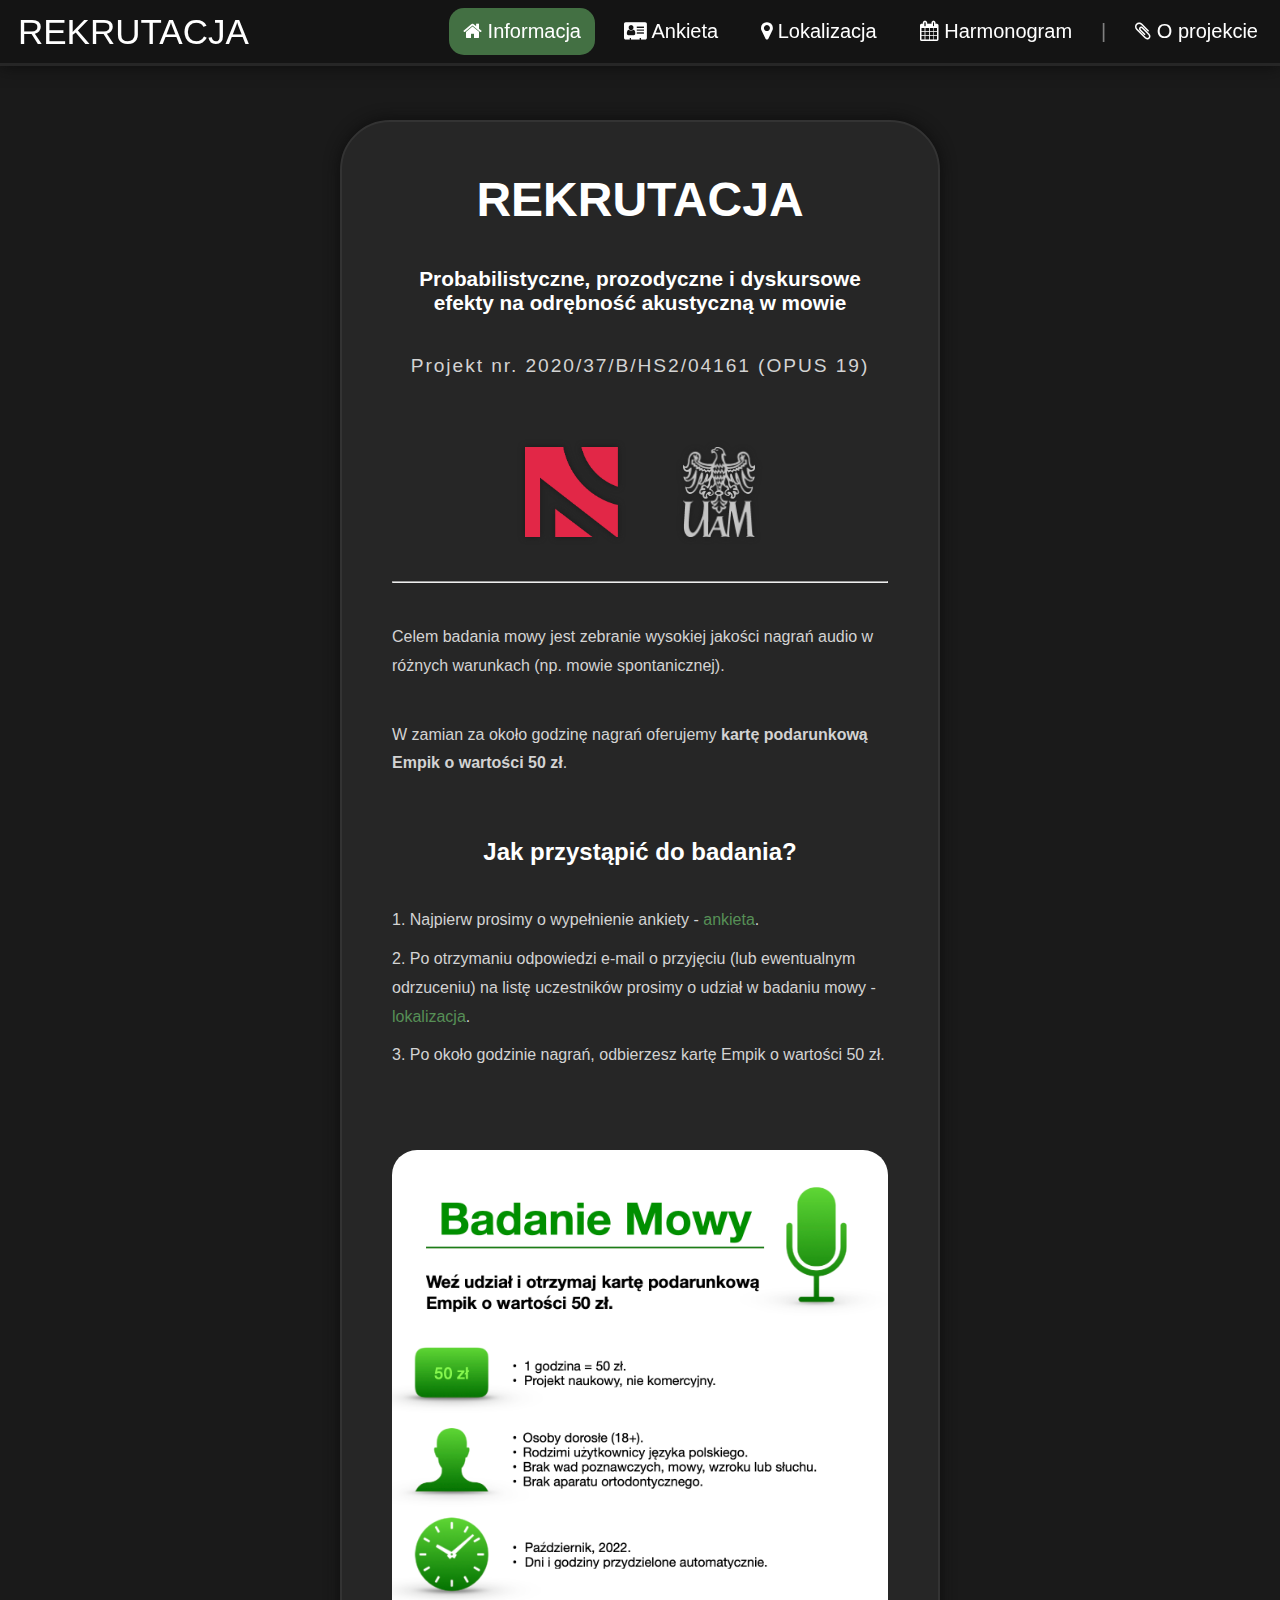
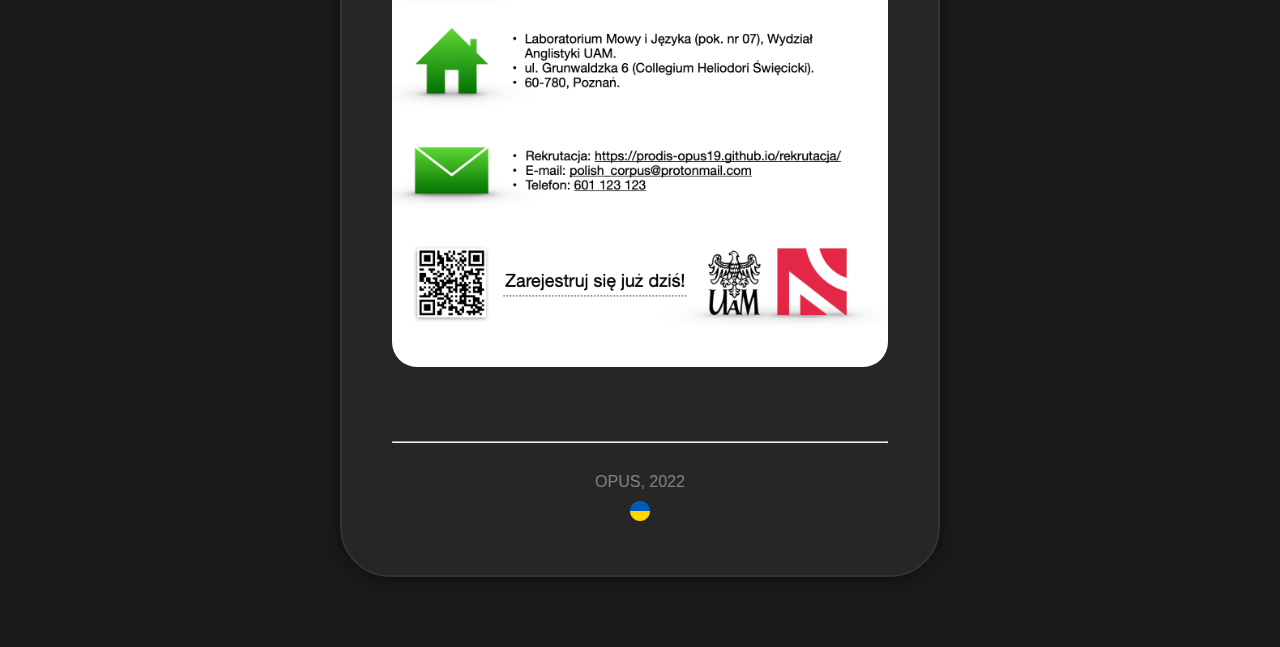
<file: rekrutacja/index.html>
<!DOCTYPE html>
<html>

<head>
  <meta charset="UTF-8">
  <title>Rekrutacja - PRODIS</title>
  <link rel="shortcut icon" type="image/x-icon" href="../img/favicon.ico">
  <link rel="stylesheet" href="css/style.css">
  <link rel="stylesheet" href="https://cdnjs.cloudflare.com/ajax/libs/font-awesome/4.7.0/css/font-awesome.min.css">
  <meta name="description" content="Rekrutacja na badanie mowy (OPUS19)">
  <meta name="viewport" content="width=device-width, initial-scale=1.0">
  <script src="scripts/script.js" defer></script>
</head>

<body>
  <!-- display warning message if javascript disabled -->
  <noscript>
    <p id="js_disabled">Uwaga: <wbr>JavaScript jest wyłączony.</p>
  </noscript>
  <!-- popups hidden by default, shown with javascript -->
  <div id="top_alert">default message</div>
  <div id="copy_popup">COPIED!</div>
  <header>
    <!-- header_title -->
    <div id="header_title" class="enable_select">REKRU<wbr>TACJA</div>
    <!-- navigation menu -->
    <ul class="nav-links">
      <!-- using checkbox hack -->
      <input type="checkbox" id="checkbox_toggle">
      <label for="checkbox_toggle" class="hamburger">&#9776;<div id="menu_text">Menu</div></label>
      <!-- navigation menus -->
      <nav draggable="false" ondragstart="return false;">
        <li title="Otwórz kartę Informacja" id="informacja_button" class="navbar_link" onclick="open_full_page_tab('informacja');" oncontextmenu="copy_to_clipboard(this,`${window.location.href.split('?')[0]}?tab=informacja`);return false;"><i class="fa fa-home"></i> Informacja</li>
        <li title="Otwórz kartę Ankieta" id="ankieta_button" class="navbar_link" onclick="open_full_page_tab('ankieta');" oncontextmenu="copy_to_clipboard(this,`${window.location.href.split('?')[0]}?tab=ankieta`);return false;"><i class="fa fa-vcard"></i> Ankieta</li>
        <li title="Otwórz kartę Lokalizacja" id="lokalizacja_button" class="navbar_link" onclick="open_full_page_tab('lokalizacja');" oncontextmenu="copy_to_clipboard(this,`${window.location.href.split('?')[0]}?tab=lokalizacja`);return false;"><i class="fa fa-map-marker"></i> Lokalizacja</li>
        <li title="Otwórz kartę Harmonogram" id="harmonogram_button" class="navbar_link" onclick="open_full_page_tab('harmonogram');" oncontextmenu="copy_to_clipboard(this,`${window.location.href.split('?')[0]}?tab=harmonogram`);return false;"><i class="fa fa-calendar"></i> Harmonogram</li>
        <li class="navbar_splitter">|</li>
        <li title="Otwórz stronę główną projektu w nowej karcie" onclick="open_in_new_tab('../index.html?lang=pl');" oncontextmenu="copy_to_clipboard(this,`${window.location.href.split('?')[0].split('/rekrutacja')[0]}`);return false;"><i class="fa fa-paperclip"></i> O projekcie</li>
      </nav>
    </ul>
  </header>

  <!-- full page tab: informacja -->
  <div id="informacja_tab" class="full_page_tab">
    <div class="tab_title">
      <div class="enable_select">
        <h1>REKRU<wbr>TACJA</h1>
        <h2>Probabilistyczne, prozodyczne i<wbr> dyskursowe efekty <wbr>na odrębność akustyczną <wbr>w mowie</h2>
        <p>Projekt nr. <span class="link_background" title="Kliknij tutaj, aby skopiować identyfikator projektu do schowka" onclick="copy_to_clipboard(this,'2020/37/B/HS2/04161');return false;">2020/37/<wbr>B/HS2/04161</span> <wbr>(OPUS 19)</p>
      </div>
      <a title="Otwórz Narodowe Centrum Nauki w nowej karcie" href="https://www.ncn.gov.pl/" target="_blank" rel="noopener noreferrer" draggable="false" ondragstart="return false;">
        <img class="image_highlight_on_hover" src="../img/ncn_logo.png" alt="ncn logo">
      </a>
      <a title="Otwórz Wydział Anglistyki UAM w nowej karcie" href="https://amu.edu.pl/" target="_blank" rel="noopener noreferrer" draggable="false" ondragstart="return false;">
        <img class="image_highlight_on_hover" src="../img/uam_logo.png" alt="uam logo">
      </a>
      <!-- Within the same folder, just use the file name:
        <a href="thefile.html">my link</a>
      Within the parent folder's directory:
        <a href="../thefile.html">my link</a>
      Within a sub-directory:
        <a href="subdir/thefile.html">my link</a> -->
      <hr>
    </div>
    <article class="enable_select">
      <p>Celem badania mowy jest zebranie <emp>wysokiej jakości nagrań audio</emp> w różnych warunkach (np. mowie spontanicznej).</p>
      <p>W zamian za około godzinę nagrań oferujemy <b>kartę podarunkową Empik o wartości 50 zł</b>.</p>
      <div class="article_list">
        <h1>Jak przystąpić do badania?</h1>
        <p>1. Najpierw prosimy o wypełnienie ankiety - <wbr><a class="link_background link_default" title="Otwórz kartę Ankieta" onclick="open_full_page_tab('ankieta');show_top_alert('Otwarto kartę Ankieta.'); return false;" href="?tab=ankieta">ankieta</a>.</p>
        <p>2. Po otrzymaniu odpowiedzi e-mail <wbr>o przyjęciu (lub ewentualnym odrzuceniu) na listę uczestników prosimy o udział w badaniu mowy - <wbr><a class="link_background link_default" title="Otwórz kartę Ankieta" onclick="open_full_page_tab('lokalizacja');show_top_alert('Otwarto kartę Lokalizacja.');return false;" href="?tab=ankieta">lokalizacja</a>.</p>
        <p>3. Po około godzinie nagrań, odbierzesz kartę Empik o wartości 50 zł.</p>
      </div>
    </article>
    <img class="img_wide" src="img/poster.png" alt="recruitment poster" draggable="false" ondragstart="return false;">
    <!-- footer with ukrainian flag at the bottom -->
    <footer>
      <hr> <!-- horizontal line -->
      <p class="enable_select">OPUS, 2022</p>
      <img src="../img/ukrainian_flag_circle.png" alt="ukrainian flag" draggable="false" ondragstart="return false;">
    </footer>
  </div>

  <!-- full page tab: ankieta -->
  <div id="ankieta_tab" class="full_page_tab">
    <div class="tab_title enable_select">
      <h1>Ankieta</h1>
      <hr>
    </div>
    <!-- actual content -->
    <article class="enable_select">
      <p>W celu przystąpienia do badania, prosimy o wypełnienie krótkiej ankiety.</p>
      <p>Ankieta zawiera pytania demograficzne i wypełnienie jej nie powinno zająć więcej, niż 6 minut.</p>
      <p>Z powodu natury badania, <b>osoby z wadami poznawczymi, mowy, wzroku, lub słuchu (np. dysleksja, jąkanie, klaustrofobia)</b> nie powinny przystąpić do badania.</p>
      <p><b>Osoby z aparatami ortodontycznymi</b> również nie powinny przystąpić do badania.</p>
      <p>Po wypełnieniu ankiety uczestnik na adres e-mail otrzyma potwierdzenie (lub ewentualne odrzucenie) udziału w ankiecie oraz dokładny termin - data i godzina.</p>
      <p>Odrzucenie zależy wyłącznie od uwarunkowań eksperymentalnych, np. równa pula kobiet i mężczyzn.</p>
      <div class="survey_links">
        <h3>&#9655; Link do ankiety: <wbr><a class="link_background link_default" title="Otwórz link do ankiety w nowej karcie" href="https://amu.edu.pl/" target="_blank" rel="noopener noreferrer" draggable="false" ondragstart="return false;">kliknij tutaj</a>.</h3>
        <h3>Kontakt: <wbr><a class="link_background link_default" title="Kliknij tutaj, aby skopiować adres e-mail do schowka" onclick="copy_to_clipboard(this,'polish_corpus@protonmail.com');return false;" href="mailto:polish_corpus@protonmail.com">polish_corpus@protonmail.com</a>.</h3>
      </div>
    </article>
  </div>

  <!-- full page tab: lokalizacja -->
  <div id="lokalizacja_tab" class="full_page_tab">
    <div class="tab_title enable_select">
      <h1>Lokalizacja</h1>
      <hr>
    </div>
    <!-- actual content -->
    <article class="enable_select">
      <div class="article_list">
        <h1>1. Adres studia nagrań</h1>
        <p>Laboratorium Mowy i Języka (pok. nr 07), Wydział Anglistyki UAM.</p>
        <p>ul. Grunwaldzka 6 (Collegium Heliodori Święcicki), 60-780, Poznań.</p>
        <img class="img_wide" src="img/map_location.jpeg" alt="google maps screenshot" draggable="false" ondragstart="return false;">
        <h1>2. Wejście do budynku</h1>
        <p>Po wejściu do budynku, wystaczy iść cały czas prosto (wnęka pod schodami)</p>
        <p>Przy wejściu można również spytać portiera o dokładną lokalizację.</p>
        <p>W razie ewentualnych problemów - <a class="link_background link_default" title="Otwórz plan budynku w nowej karcie" href="http://wa.amu.edu.pl/wa/Collegium_Heliodori/" target="_blank">plan całego budynku</a>.</p>
        <img class="img_wide" src="img/map_building_plan.jpg" alt="building plan map" draggable="false" ondragstart="return false;">
      </div>
    </article>
  </div>

  <!-- full page tab: harmonogram -->
  <div id="harmonogram_tab" class="full_page_tab">
    <div class="tab_title enable_select">
      <h1>Harmonogram</h1>
      <hr>
    </div>
    <!-- actual content -->
    <article class="enable_select">
      <p>Aby chronić prywatność uczestników, harmogram nie jest dostępny publicznie.</p>
      <p>Po wypełnieniu ankiety i potwierdzeniu przyjęcia, uczestnik otrzyma dokładną datę oraz godzinę badania na adres e-mail podany w ankiecie.</p>
    </article>
  </div>


</body>

</html>
</file>
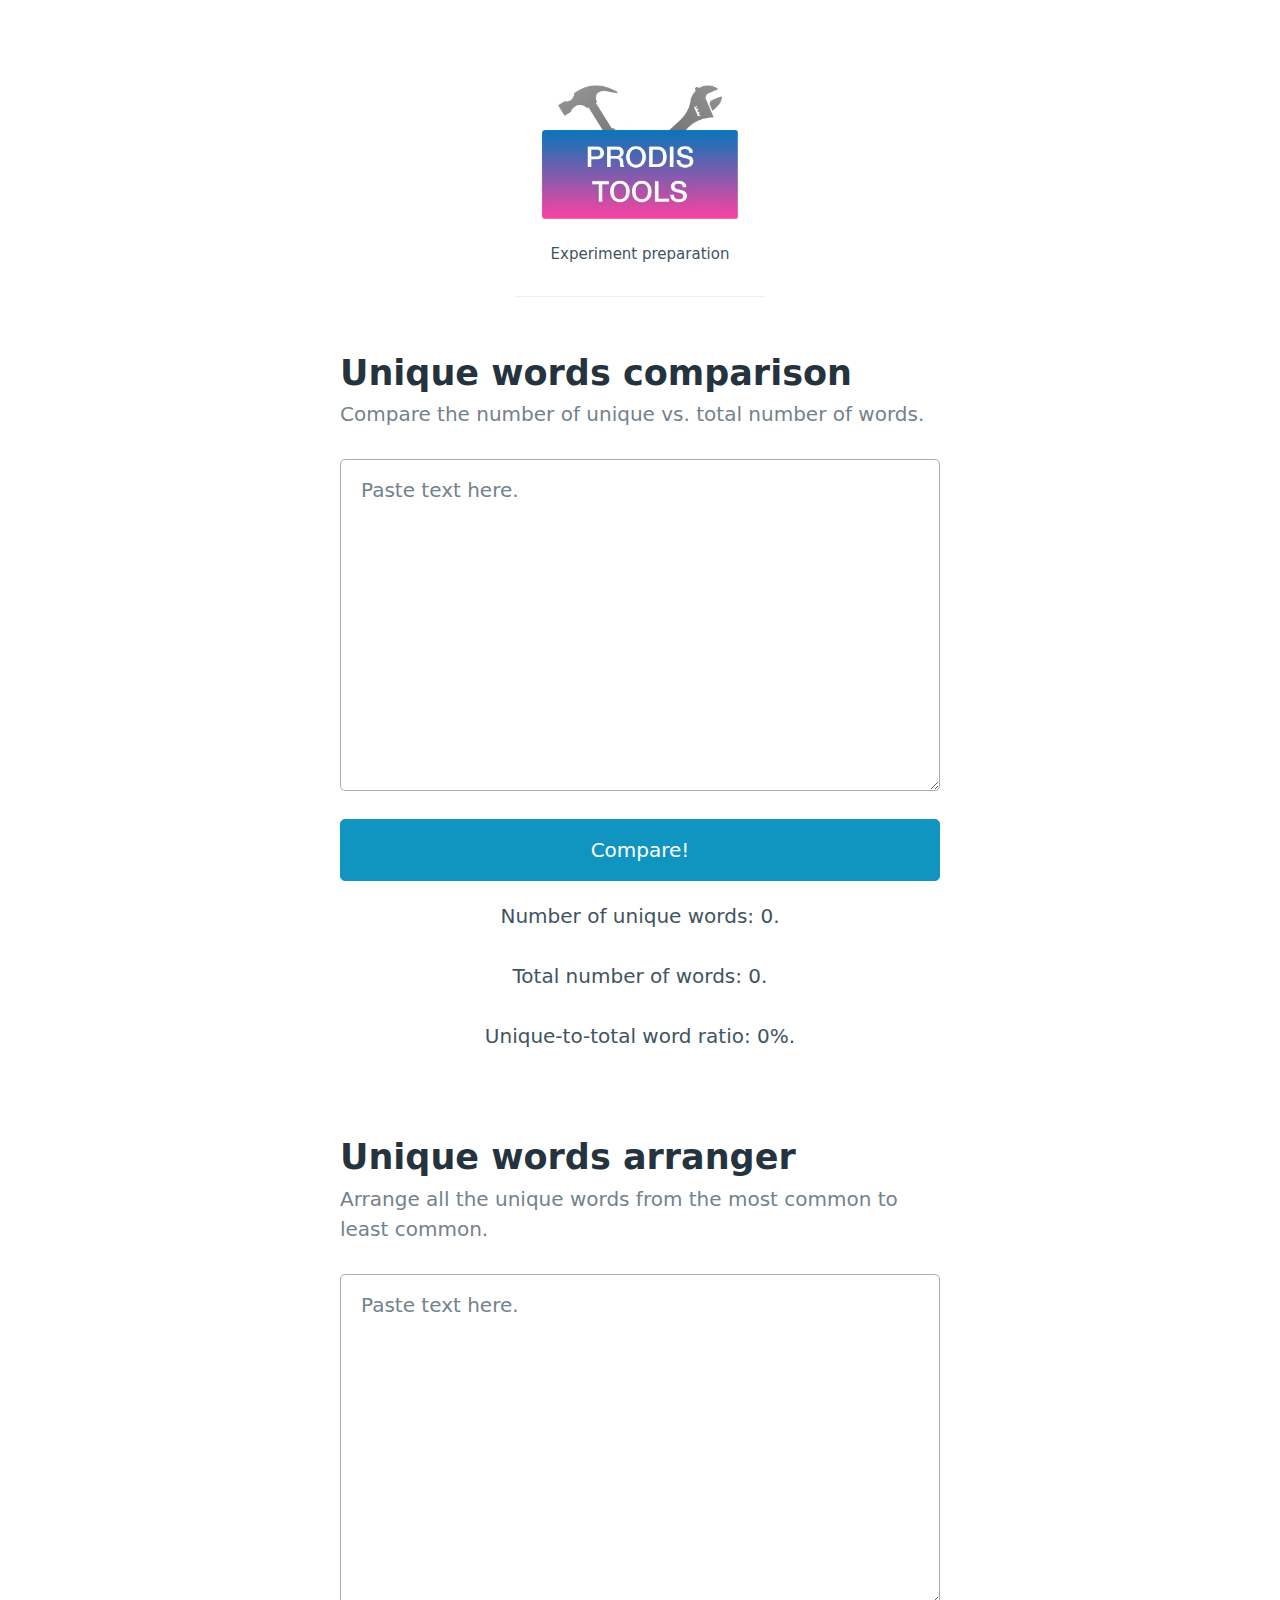
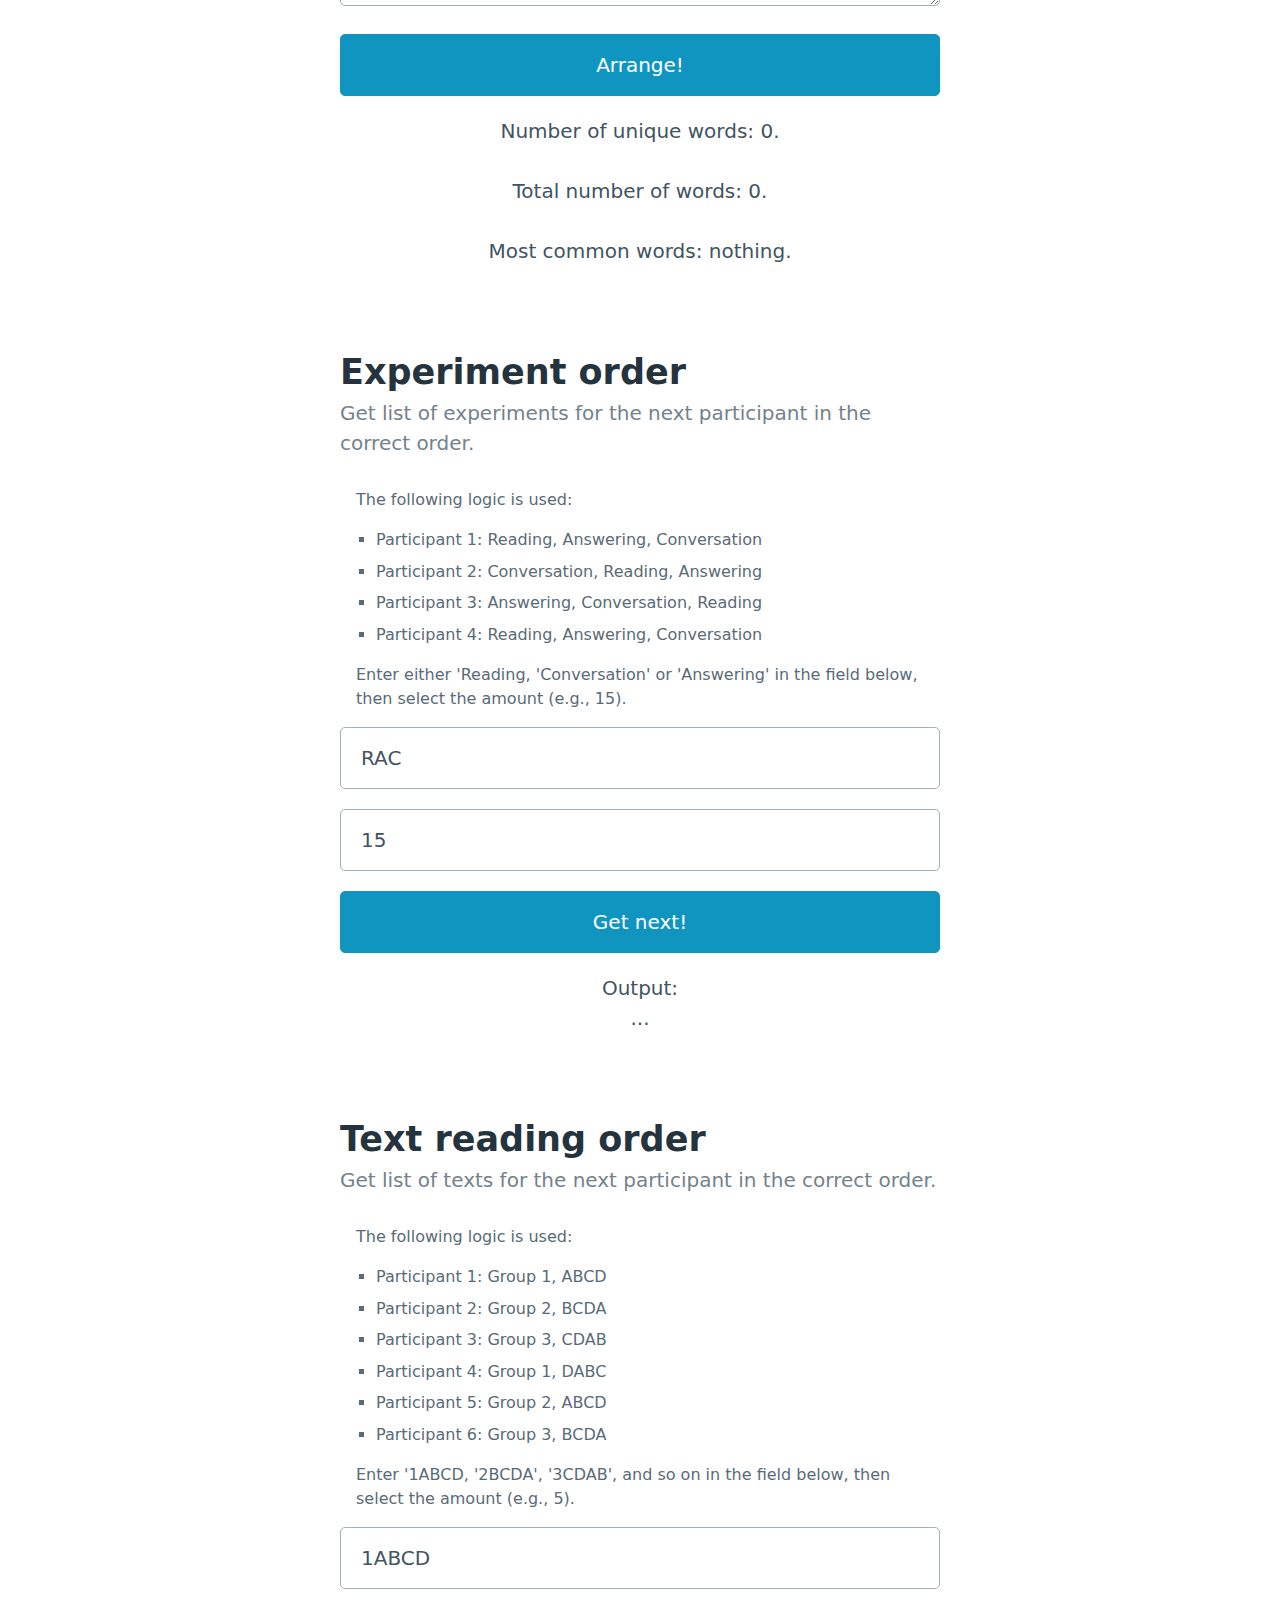
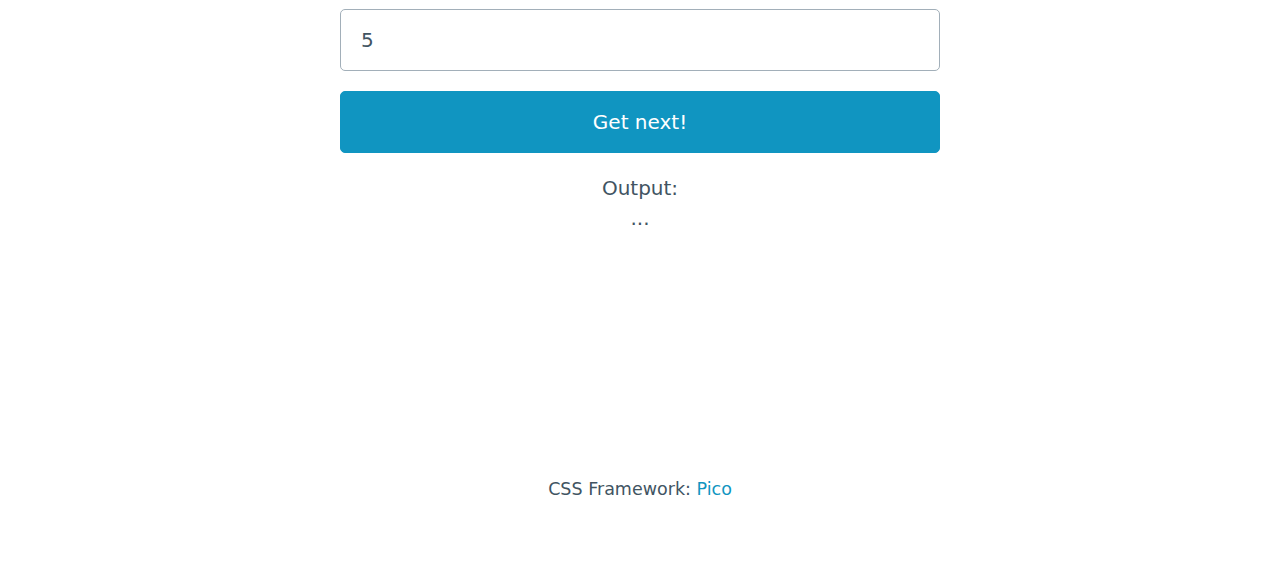
<file: tools/index.html>
<!DOCTYPE html>
<html lang="en">

    <head>
        <!-- prevent indexing by search engines; this page should be accessed by link -->
        <meta name="robots" content="noindex">
        <!-- force light mode -->
        <html data-theme="light">
            <meta http-equiv="Content-Security-Policy" content="upgrade-insecure-requests">
            <meta charset="UTF-8">
            <title>TOOLS</title>
            <link rel="shortcut icon" type="image/x-icon" href="/resources/images/favicon.ico">
            <link rel="stylesheet" href="/resources/stylesheets/tools.css">
            <meta name="description" content="A bunch of misc tools for word processing.">
            <meta name="viewport" content="width=device-width, initial-scale=1.0">
            <script type="module" src="./main.js" defer></script>
            <script>
                /* prevent Firefox FOUC (Flash of unstyled content) warning */
                let FF_FOUC_FIX;
            </script>
    </head>

    <body>
        <!-- CSS reference: https://picocss.com/docs/typography.html -->
        <main>

            <div class="prodis_tools_header" class="text_center">
                <img draggable="false" ondragstart="return false;" class="prodis_tools_logo" src="/resources/images/tools/logo.jpeg" alt="Tools logo" height="143.3" width="200" />
                <p>Experiment preparation</p>
                <hr>
            </div>

            <section>
                <hgroup>
                    <h2>Unique words comparison</h2>
                    <h3>Compare the number of unique vs. total number of words.</h3>
                </hgroup>
                <form autocomplete="off">
                    <textarea id="uniq_words" name="uniq_words" rows="10" placeholder="Paste text here."></textarea>
                    <button id="btn_uniq_words" type="button">Compare!</button>
                    <div class="text_center">
                        <p>Number of unique words: <span id="output_stat_unique">0</span>.</p>
                        <p>Total number of words: <span id="output_stat_total">0</span>.</p>
                        <p>Unique-to-total word ratio: <span id="output_stat_ratio">0</span>%.</p>
                    </div>
                </form>
            </section>

            <section>
                <hgroup>
                    <h2>Unique words arranger</h2>
                    <h3>Arrange all the unique words from the most common to least common.</h3>
                </hgroup>
                <form autocomplete="off">
                    <textarea id="uniq_words_count" name="uniq_words_count" rows="10" placeholder="Paste text here."></textarea>
                    <button id="btn_uniq_words_count" type="button">Arrange!</button>
                    <div class="text_center">
                        <p>Number of unique words: <span id="output_stat_unique_count">0</span>.</p>
                        <p>Total number of words: <span id="output_stat_total_count">0</span>.</p>
                        <p>Most common words: <span id="output_stat_common_list">nothing</span>.</p>
                    </div>
                </form>
            </section>

            <section>
                <hgroup>
                    <h2>Experiment order</h2>
                    <h3>Get list of experiments for the next participant in the correct order.</h3>
                </hgroup>
                <div class="read_order_example">
                    <p>The following logic is used:</p>
                    <ul>
                        <li>Participant 1: Reading, Answering, Conversation</li>
                        <li>Participant 2: Conversation, Reading, Answering</li>
                        <li>Participant 3: Answering, Conversation, Reading</li>
                        <li>Participant 4: Reading, Answering, Conversation</li>
                    </ul>
                    <p>Enter either 'Reading, 'Conversation' or 'Answering' in the field below, then select the amount (e.g., 15).</p>
                </div>
                <form autocomplete="off">
                    <input type="text" id="experiment_order" value="RAC" placeholder="Paste text here.">
                    <input type="number" id="experiment_order_amount_number" value="15">
                    <br>
                    <button id="btn_experiment_order" type="button">Get next!</button>
                    <div class="text_center">
                        <p>Output:<br><span id="output_next_experiment">...</span></p>
                    </div>
                </form>
            </section>

            <section>
                <hgroup>
                    <h2>Text reading order</h2>
                    <h3>Get list of texts for the next participant in the correct order.</h3>
                </hgroup>
                <div class="read_order_example">
                    <p>The following logic is used:</p>
                    <ul>
                        <li>Participant 1: Group 1, ABCD</li>
                        <li>Participant 2: Group 2, BCDA</li>
                        <li>Participant 3: Group 3, CDAB</li>
                        <li>Participant 4: Group 1, DABC</li>
                        <li>Participant 5: Group 2, ABCD</li>
                        <li>Participant 6: Group 3, BCDA</li>
                    </ul>
                    <p>Enter '1ABCD, '2BCDA', '3CDAB', and so on in the field below, then select the amount (e.g., 5).</p>
                </div>
                <form autocomplete="off">
                    <input type="text" id="read_order" value="1ABCD" placeholder="Paste text here.">
                    <input type="number" id="read_order_amount_number" value="5">
                    <br>
                    <button id="btn_read_order" type="button">Get next!</button>
                    <div class="text_center">
                        <p>Output:<br><span id="output_next_group">...</span></p>
                    </div>
                </form>
            </section>

        </main>

        <footer>
            <small>CSS Framework: <a href="https://picocss.com">Pico</a></small>
        </footer>
    </body>

</html>
</file>
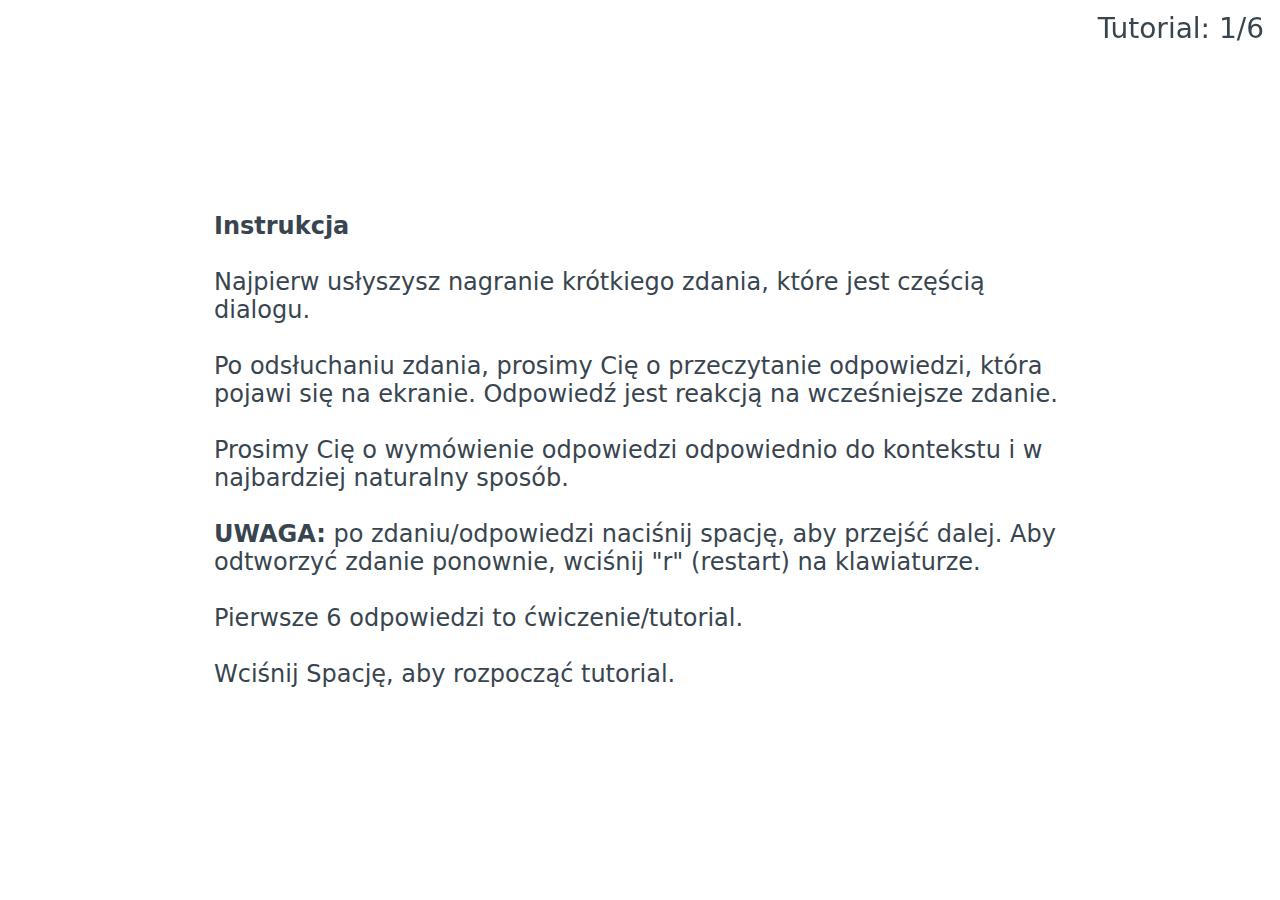
<file: experiment/answering/index.html>
<!DOCTYPE html>
<html lang="pl">

    <head>
        <!-- prevent indexing by search engines; this page should be accessed by link -->
        <meta name="robots" content="noindex">
        <meta http-equiv="Content-Security-Policy" content="upgrade-insecure-requests">
        <meta charset="UTF-8">
        <title>EXPERIMENT - Czytanie odpowiedzi</title>
        <link rel="shortcut icon" type="image/x-icon" href="/resources/images/favicon.ico">
        <link rel="stylesheet" href="/resources/stylesheets/experiment/answering.css">
        <meta name="description" content="A web app that displays audio-text pairs in random order.">
        <meta name="viewport" content="width=device-width, initial-scale=1.0">
        <script type="module" src="./main.js" defer></script>
        <link rel="stylesheet" href="https://cdnjs.cloudflare.com/ajax/libs/font-awesome/4.7.0/css/font-awesome.min.css">
        <script>
            /* prevent Firefox FOUC (Flash of unstyled content) warning */
            let FF_FOUC_FIX;
        </script>
    </head>

    <body>
        <div id="main_app">
            <!-- status widget that displays the amount of pairs left in the top right corner -->
            <p id="display_status_widget">Tutorial: 0/0</p>
            <!-- big information block for explanations (e.g., how the experiment works, breaks) -->
            <p id="big_info_text"></p>
            <!-- audio tag and transcription -->
            <div id="audio_container">
                <p><i class="fa fa-headphones"></i> <span id="audio_text"></span></p>
                <audio id="audio_player" src="" controls>Your browser does not support HTML audio.</audio>
            </div>
            <!-- answer to be read -->
            <p id="answer_text"></p>
            <!-- list of answers that were read for copying -->
            <div id="copy_container">
                <textarea id="text_area_copy"></textarea>
                <br>
                <button type="button" id="btn_text_area_copy">Skopiuj tekst do schowka</button>
            </div>
        </div>
    </body>

</html>
</file>
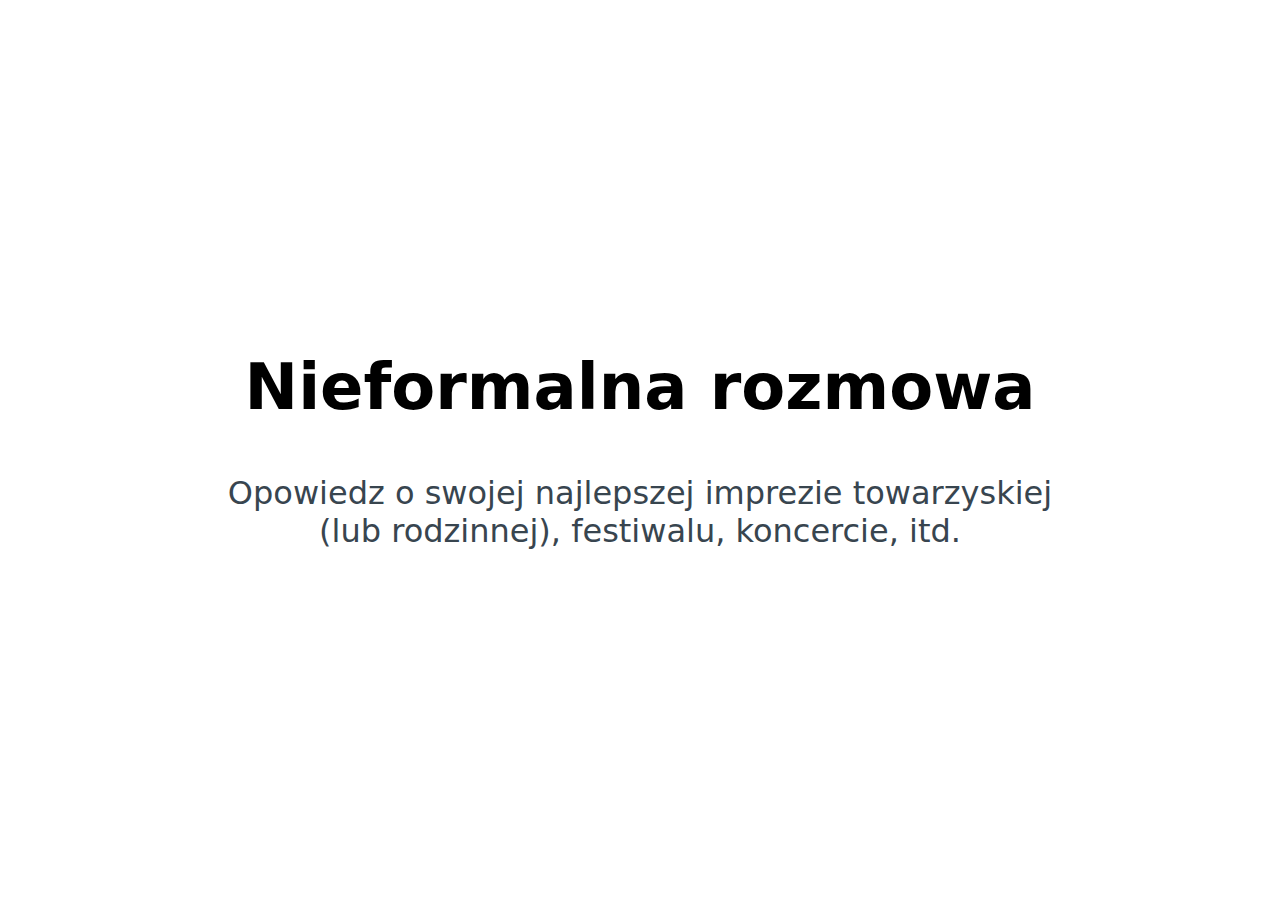
<file: experiment/conversation/index.html>
<!DOCTYPE html>
<html lang="pl">

    <head>
        <!-- Prevent indexing by search engines; this page should only be accessible via a link -->
        <meta name="robots" content="noindex">

        <!-- Force light mode -->
        <html data-theme="light">
            <meta http-equiv="Content-Security-Policy" content="upgrade-insecure-requests">
            <meta charset="UTF-8">
            <title>EXPERIMENT - Nieformalna rozmowa</title>
            <link rel="shortcut icon" href="/resources/images/favicon.ico" type="image/x-icon">
            <link rel="stylesheet" href="/resources/stylesheets/experiment/conversation.css">
            <meta name="description" content="A plain HTML page that displays the conversation's topic.">
            <meta name="viewport" content="width=device-width, initial-scale=1.0">
            <script>
                // Prevent Flash of Unstyled Content (FOUC) warning on Firefox
                let FF_FOUC_FIX;
            </script>
    </head>

    <body>
        <main>
            <h1>Nieformalna rozmowa</h1>
            <p>Opowiedz o swojej najlepszej imprezie towarzyskiej (lub rodzinnej), festiwalu, koncercie, itd.</p>
        </main>
    </body>

</html>
</file>
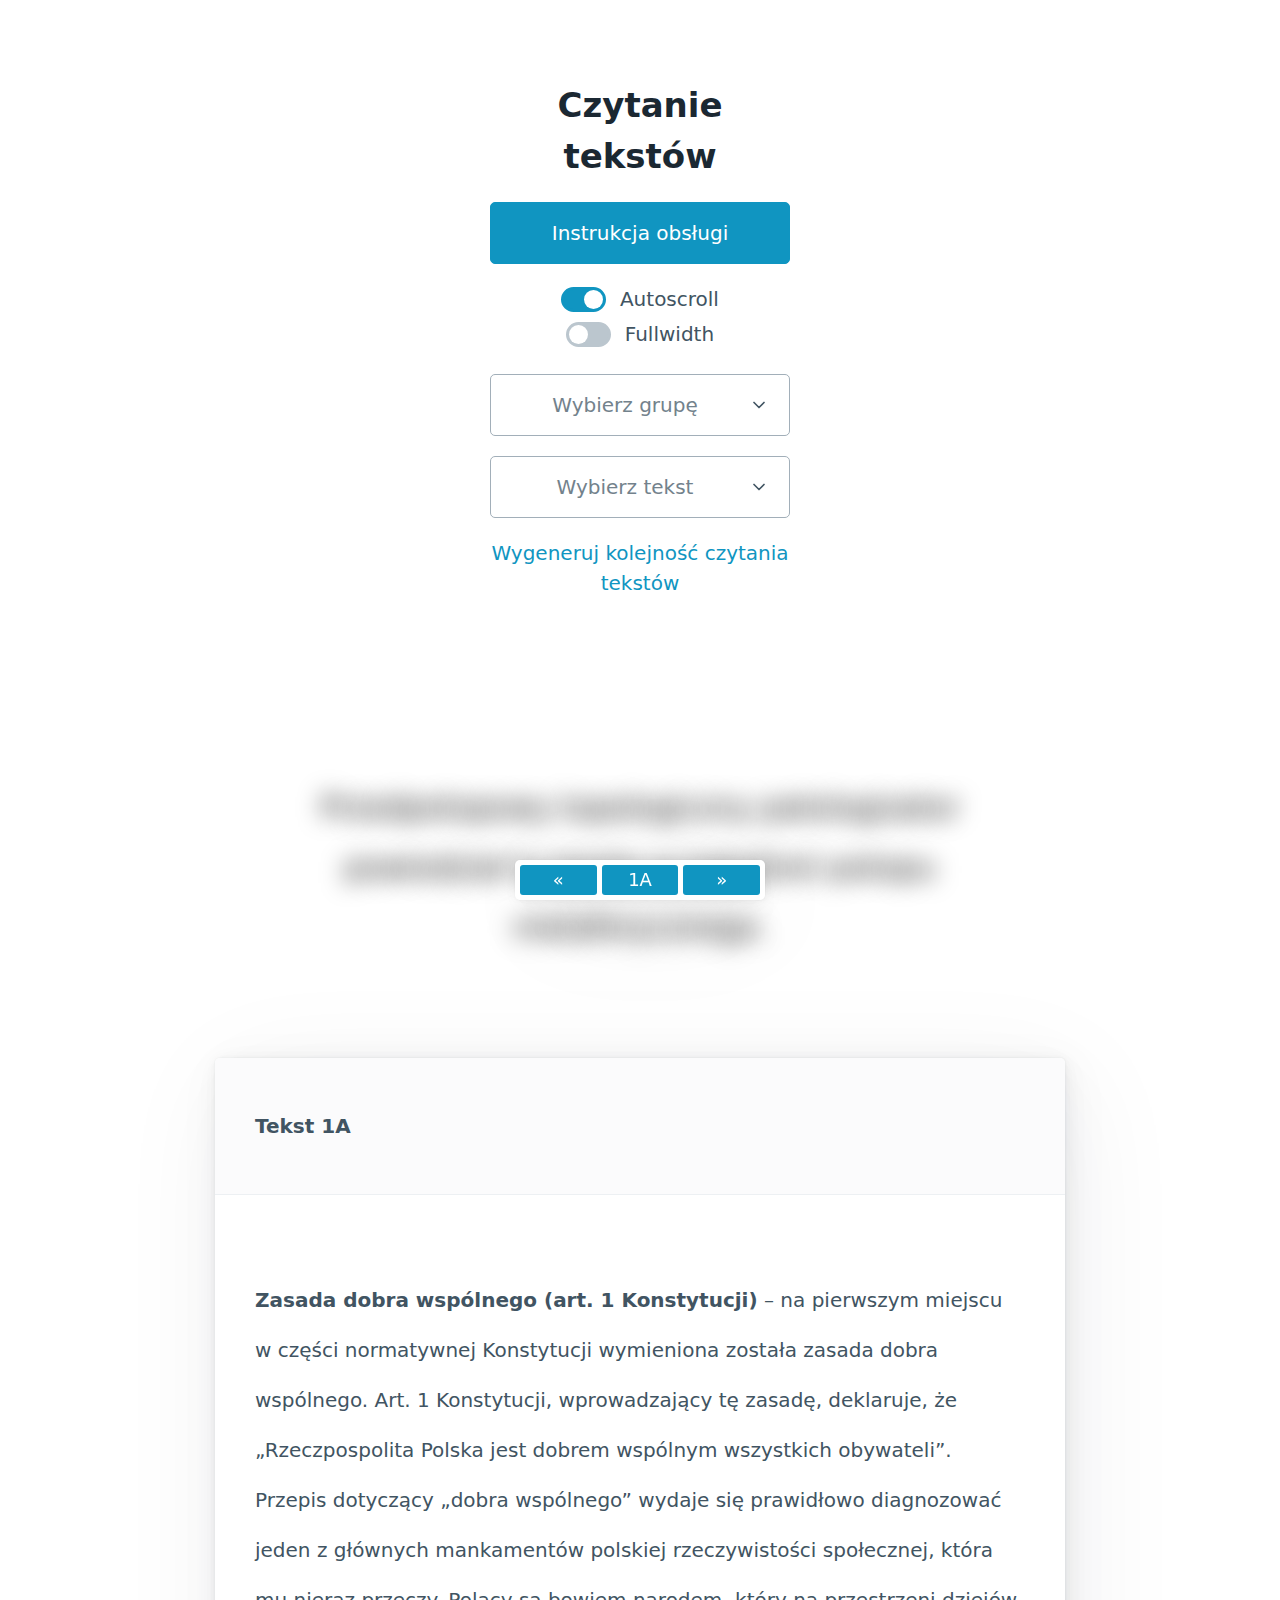
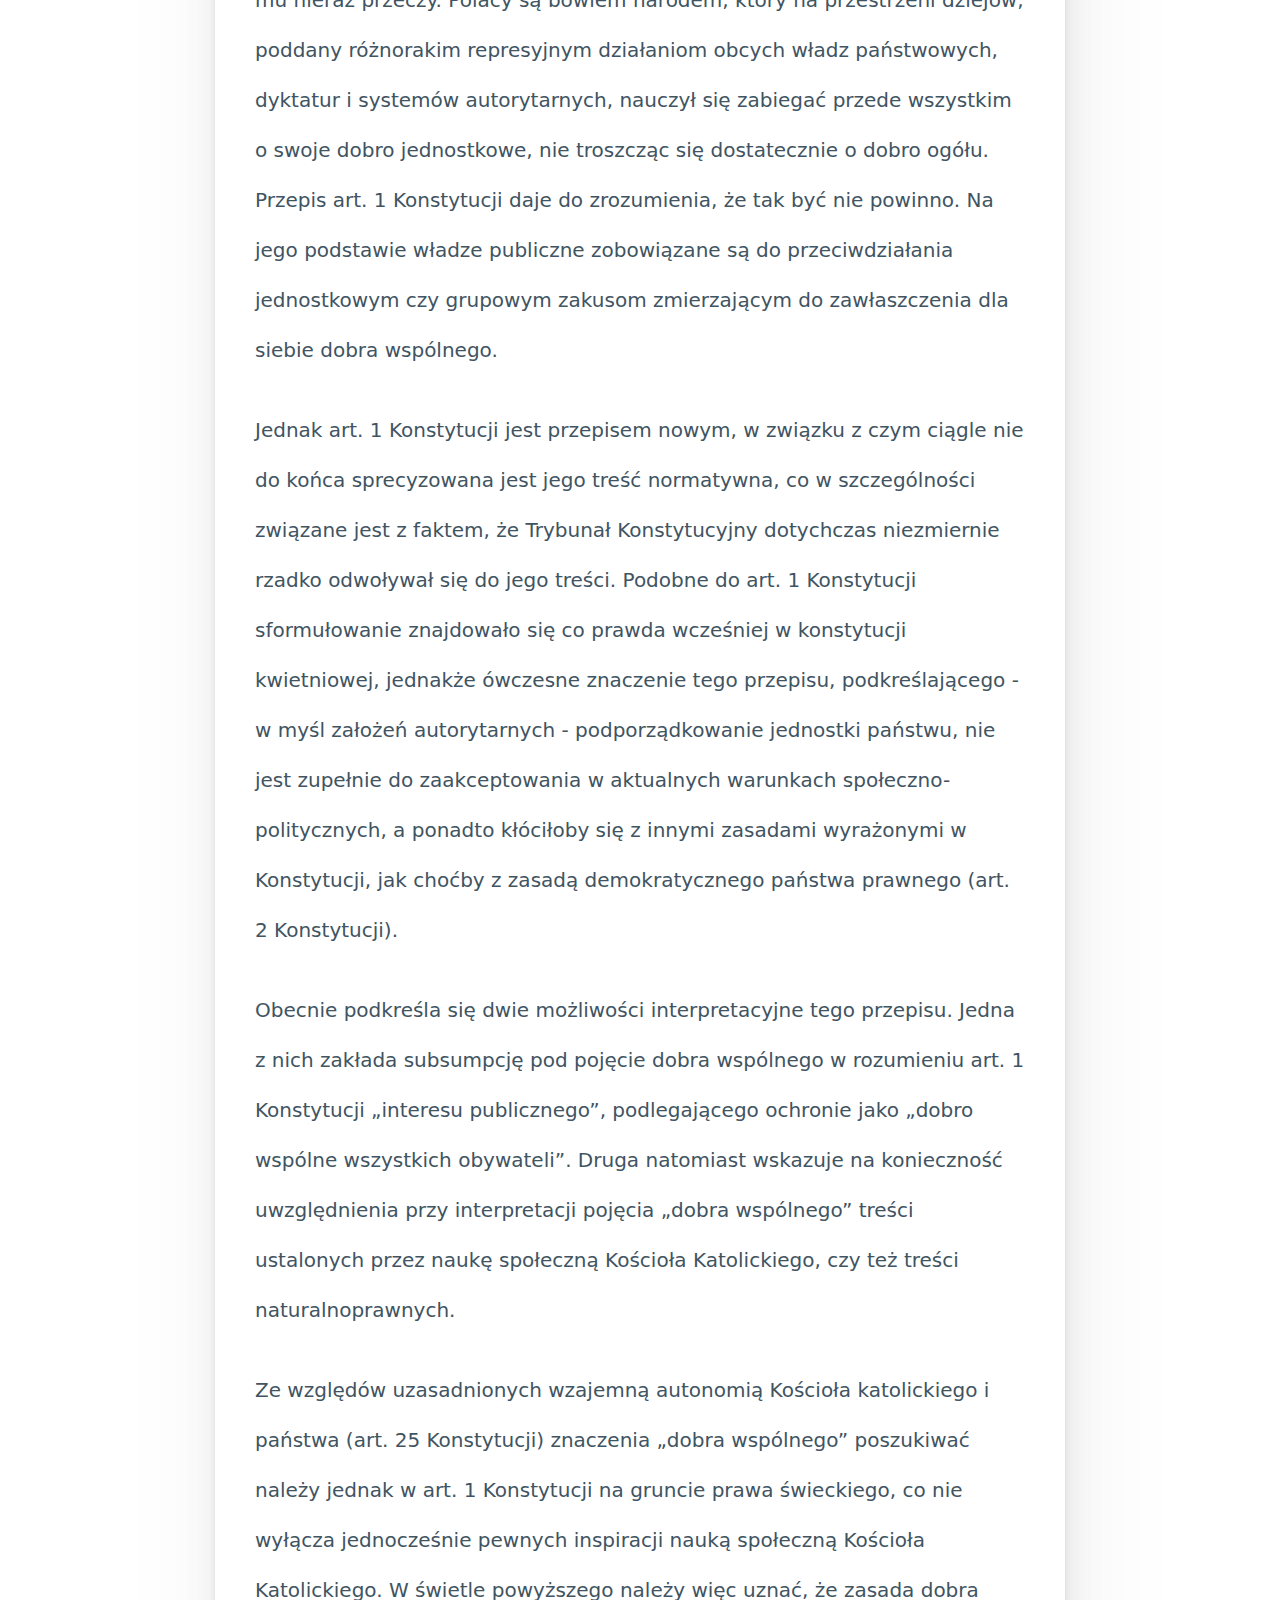
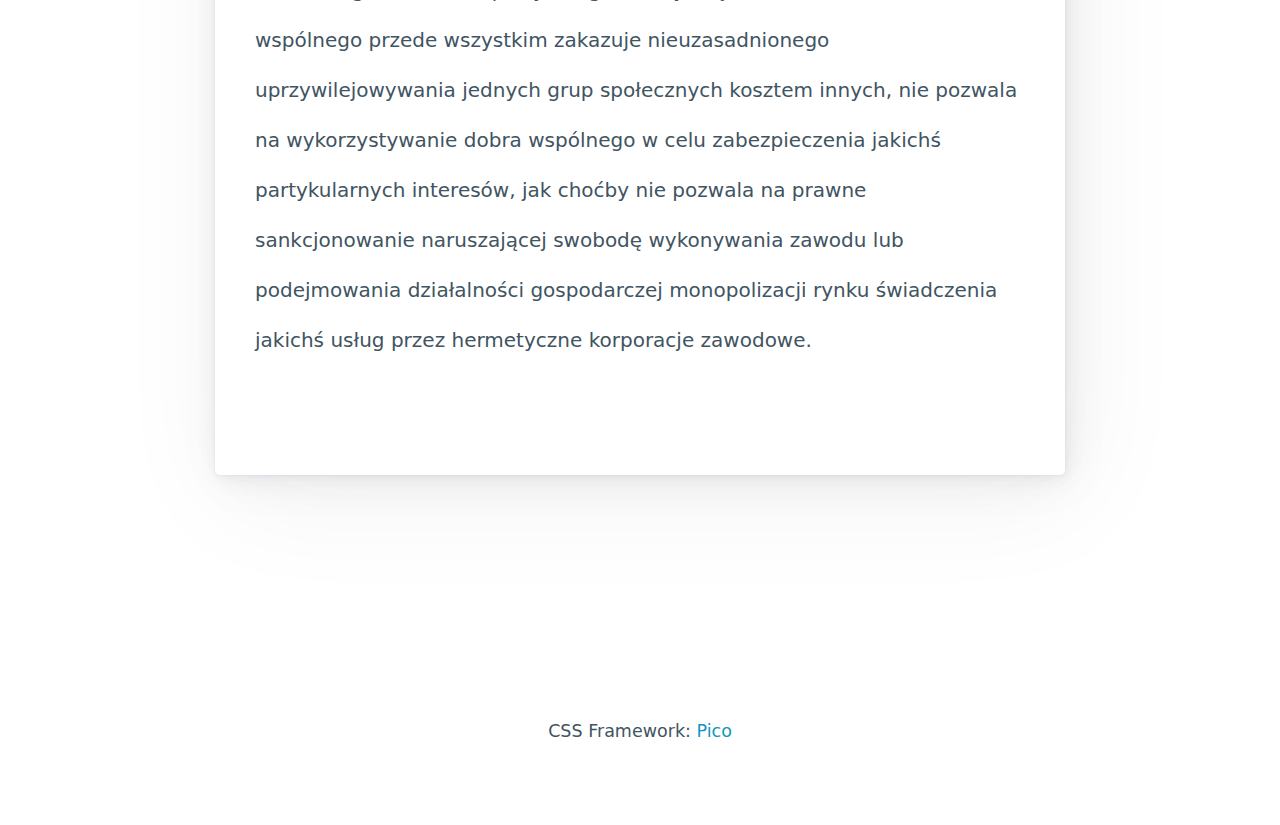
<file: experiment/reading/index.html>
<!DOCTYPE html>
<html lang="pl">

    <head>
        <!-- prevent indexing by search engines; this page should be accessed by link -->
        <meta name="robots" content="noindex">
        <!-- force light mode -->
        <html data-theme="light">
            <meta http-equiv="Content-Security-Policy" content="upgrade-insecure-requests">
            <meta charset="UTF-8">
            <title>EXPERIMENT - Czytanie tekstów</title>
            <link rel="shortcut icon" type="image/x-icon" href="/resources/images/favicon.ico">
            <link rel="stylesheet" href="/resources/stylesheets/experiment/reading.css">
            <!-- <link rel="stylesheet" href="https://cdnjs.cloudflare.com/ajax/libs/font-awesome/4.7.0/css/font-awesome.min.css"> -->
            <meta name="description" content="A web app that displays texts in pre-selected order.">
            <meta name="viewport" content="width=device-width, initial-scale=1.0">
            <script type="module" src="./main.js" defer></script>
            <script>
                /* prevent Firefox FOUC (Flash of unstyled content) warning */
                let FF_FOUC_FIX;
            </script>
    </head>

    <body>
        <!-- CSS reference: https://picocss.com/docs/typography.html -->
        <header>
            <div id="btn_controls_container">
                <h1 id="webapp_title">Czytanie tekstów</h1>
                <button onclick="open_help_modal();">Instrukcja obsługi</button>
                <fieldset>
                    <label for="switch">
                        <input type="checkbox" id="autoscroll_checkbox" name="autoscroll_checkbox" role="switch" checked>
                        Autoscroll
                    </label>
                    <label for="switch">
                        <input type="checkbox" id="fullwidth_checkbox" name="fullwidth_checkbox" role="switch">
                        Fullwidth
                    </label>
                </fieldset>
                <details id="group_dropdown" role="list">
                    <summary aria-haspopup="listbox">Wybierz grupę</summary>
                    <ul role="listbox">
                        <li><a href="javascript:;" onclick="open_group_by_number('1');">Grupa nr. 1</a></li>
                        <li><a href="javascript:;" onclick="open_group_by_number('2');">Grupa nr. 2</a></li>
                        <li><a href="javascript:;" onclick="open_group_by_number('3');">Grupa nr. 3</a></li>
                    </ul>
                </details>
                <details id="text_dropdown" role="list">
                    <summary aria-haspopup="listbox">Wybierz tekst</summary>
                    <ul role="listbox">
                        <li><a href="javascript:;" onclick="open_text_by_letter('A');">Tekst A (Polityka)</a></li>
                        <li><a href="javascript:;" onclick="open_text_by_letter('B');">Tekst B (Nauka)</a></li>
                        <li><a href="javascript:;" onclick="open_text_by_letter('C');">Tekst C (Biografia)</a></li>
                        <li><a href="javascript:;" onclick="open_text_by_letter('D');">Tekst D (Kultura)</a></li>
                    </ul>
                </details>
                <a title="Otwórz Narzędzia w nowej karcie" href="/tools" target="_blank">Wygeneruj kolejność czytania tekstów</a>
            </div>
        </header>

        <dialog id="help_modal">
            <article>
                <hgroup>
                    <h3>Instrukcja obsługi</h3>
                    <h3>Używaj przycisków, lub klawiatury.</h3>
                </hgroup>
                <ol type="1">
                    <li>Grupa (1, 2, 3):</li>
                    <ol type="A">
                        <li>Drop-down menu: <u>Wybierz grupę</u>.</li>
                        <li>Klawiatura: <kbd>1, 2, 3</kbd>.</li>
                    </ol>
                    <li>Tekst (A, B, C, D):.</li>
                    <ol type="A">
                        <li>Drop-down menu: <u>Wybierz tekst</u>.</li>
                        <li>Przyciski na dole ekranu: lewo/prawo.</li>
                        <li>Klawiatura: <kbd>lewo/prawo</kbd>.</li>
                    </ol>
                </ol>
                <p>Teksty są zapętlane; po tekście D następuje tekst A.</p>
                <p><kbd>Spacja</kbd> (lub środkowy przycisk navbara) przewija stronę do początku tekstu.</p>
                <p>Jeśli checkbox <u>Autoscroll</u> jest włączony, zmiana tekstu przewija stronę do początku tekstu.</p>
                <p>Jeśli checkbox <u>Fullwidth</u> jest włączony, szerokość tekstów zostanie zwiększona (=więcej słów na ekranie).</p>
                <br>
                <button onclick="close_help_modal();">Zamknij</button>
            </article>
        </dialog>

        <!-- indicator at the bottom of the page, shows group & text, e.g., 1A, 2C, 3B -->
        <div id="info_box_container">
            <div id="info_box">
                <p onclick="open_previous_text();">&#171;</p>
                <p id="selection_indicator_bottom" onclick="scroll_up_to_text();">?</p>
                <p onclick="open_next_text();">&#187;</p>
            </div>
        </div>

        <main>
            <p class="mic_prompt_text">Przedpotopowy topologiczny patologizator powiedział to tamto w kakofonii potopu metaforycznego.</p>

            <!-- scrolled to on text change -->
            <div id="scroll_target"></div>

            <div class="group_container" id="container_group1">
                <article class="text_container" id="1A">
                    <header><strong>Tekst 1A</strong></header>
                    <p><strong>Zasada dobra wspólnego (art. 1 Konstytucji)</strong> &#8211; na pierwszym miejscu w części normatywnej Konstytucji wymieniona została zasada dobra wspólnego. Art. 1 Konstytucji, wprowadzający tę zasadę, deklaruje, że „Rzeczpospolita Polska jest dobrem wspólnym wszystkich obywateli”. Przepis dotyczący „dobra wspólnego” wydaje się prawidłowo diagnozować jeden z głównych mankamentów polskiej rzeczywistości społecznej, która mu nieraz przeczy. Polacy są bowiem narodem, który na przestrzeni dziejów, poddany różnorakim represyjnym działaniom obcych władz państwowych, dyktatur i systemów autorytarnych, nauczył się zabiegać przede wszystkim o swoje dobro jednostkowe, nie troszcząc się dostatecznie o dobro ogółu. Przepis art. 1 Konstytucji daje do zrozumienia, że tak być nie powinno. Na jego podstawie władze publiczne zobowiązane są do przeciwdziałania jednostkowym czy grupowym zakusom zmierzającym do zawłaszczenia dla siebie dobra wspólnego.</p>
                    <p>Jednak art. 1 Konstytucji jest przepisem nowym, w związku z czym ciągle nie do końca sprecyzowana jest jego treść normatywna, co w szczególności związane jest z faktem, że Trybunał Konstytucyjny dotychczas niezmiernie rzadko odwoływał się do jego treści. Podobne do art. 1 Konstytucji sformułowanie znajdowało się co prawda wcześniej w konstytucji kwietniowej, jednakże ówczesne znaczenie tego przepisu, podkreślającego - w myśl założeń autorytarnych - podporządkowanie jednostki państwu, nie jest zupełnie do zaakceptowania w aktualnych warunkach społeczno-politycznych, a ponadto kłóciłoby się z innymi zasadami wyrażonymi w Konstytucji, jak choćby z zasadą demokratycznego państwa prawnego (art. 2 Konstytucji).</p>
                    <p>Obecnie podkreśla się dwie możliwości interpretacyjne tego przepisu. Jedna z nich zakłada subsumpcję pod pojęcie dobra wspólnego w rozumieniu art. 1 Konstytucji „interesu publicznego”, podlegającego ochronie jako „dobro wspólne wszystkich obywateli”. Druga natomiast wskazuje na konieczność uwzględnienia przy interpretacji pojęcia „dobra wspólnego” treści ustalonych przez naukę społeczną Kościoła Katolickiego, czy też treści naturalnoprawnych.</p>
                    <p>Ze względów uzasadnionych wzajemną autonomią Kościoła katolickiego i państwa (art. 25 Konstytucji) znaczenia „dobra wspólnego” poszukiwać należy jednak w art. 1 Konstytucji na gruncie prawa świeckiego, co nie wyłącza jednocześnie pewnych inspiracji nauką społeczną Kościoła Katolickiego. W świetle powyższego należy więc uznać, że zasada dobra wspólnego przede wszystkim zakazuje nieuzasadnionego uprzywilejowywania jednych grup społecznych kosztem innych, nie pozwala na wykorzystywanie dobra wspólnego w celu zabezpieczenia jakichś partykularnych interesów, jak choćby nie pozwala na prawne sankcjonowanie naruszającej swobodę wykonywania zawodu lub podejmowania działalności gospodarczej monopolizacji rynku świadczenia jakichś usług przez hermetyczne korporacje zawodowe.</p>
                </article>
                <article class="text_container" id="1B">
                    <header><strong>Tekst 1B</strong></header>
                    <p><strong>Tęcza</strong> &#8211; zjawisko optyczne i meteorologiczne (fotometeor), występujące w postaci charakterystycznego wielobarwnego łuku powstającego w wyniku rozszczepienia światła widzialnego, zwykle promieniowania słonecznego, załamującego się i odbijającego wewnątrz licznych kropli wody (np. deszczu i mgły) mających kształt zbliżony do kulistego. Rozszczepienie światła jest wynikiem zjawiska dyspersji, powodującego różnice w kącie załamania światła o różnej długości fali przy przejściu z powietrza do wody i z wody do powietrza.</p>
                    <p>Światło widzialne jest postrzegalną wzrokiem częścią widma promieniowania elektromagnetycznego i w zależności od długości fali postrzegane jest w różnych barwach. Kiedy światło słoneczne przenika przez kropelki deszczu, woda rozprasza światło białe (mieszaninę fal o różnych długościach) na składowe o różnych długościach fal (różnych barwach) i oko ludzkie postrzega wielokolorowy łuk.</p>
                    <p>Pomimo faktu, że w tęczy występuje niemal ciągłe widmo kolorów, wyszczególnia się z reguły następujące barwy: czerwony (na zewnątrz łuku), pomarańczowy, żółty, zielony, niebieski, indygo i fioletowy (wewnątrz łuku).</p>
                    <p>Najczęściej obserwowana jest tęcza główna, lecz mogą pojawić się także tęcze wtórne i następne oraz kilka opisanych poniżej zjawisk optycznych, towarzyszących tęczy. Tęcza powstaje naprzeciw słońca i nie należy jej mylić ze zjawiskiem halo, które występuje wokół słońca, a powstaje w wyniku innych zjawisk optycznych.</p>
                    <p>Źródłem światła wywołującego tęczę jest zwykle Słońce, czasem także Księżyc. Efekt tęczy może być widoczny wszędzie, gdzie występują krople wody w powietrzu, oświetlane przez promienie słoneczne, padające z tyłu obserwatora, a Słońce znajduje się na stosunkowo niewielkiej wysokości (kącie do poziomu mniejszym niż 40 stopni), przy większych wysokościach Słońca tęcza może być obserwowana, gdy tworzące ją krople są poniżej horyzontu, np. w górach lub z samolotu. Warunkiem uzyskania wyraźnej tęczy jest oświetlenie kropel deszczu (chmury) przez równoległą wiązkę światła słonecznego oraz brak oświetlenia rozproszonego. Najbardziej widowiskowe tęcze można zaobserwować, gdy wywołujące ją światło jest jasne, przed obserwatorem pada intensywny deszcz, jednocześnie tło tęczy jest ciemne. W sprzyjających warunkach można obserwować także tęczę wtórną jako łuk o większym od tęczy pierwotnej promieniu.</p>
                    <p>Tęcza powstaje również przy wodospadach lub fontannach, dookoła których występują krople wody. Charakterystyczne efekty tęczowe mogą być też czasem zauważone przy podświetlonych chmurach jako pionowe wstęgi przy odległych deszczach lub virgach, jak również mogą być „sztucznie” uzyskane poprzez rozpylanie kropel wody w powietrzu oświetlonym silnym jednokierunkowym białym światłem.</p>
                </article>
                <article class="text_container" id="1C">
                    <header><strong>Tekst 1C</strong></header>
                    <p><strong>Igrzyska olimpijskie</strong> &#8211; najstarsza i zarazem największa międzynarodowa impreza sportowa organizowana co 4 lata (zarówno letnie, jak i zimowe, ale w odstępie 2 lat od siebie) w różnych krajach, pod hasłem szlachetnego współzawodnictwa i braterstwa wszystkich narodów Międzynarodowego Komitetu Olimpijskiego.</p>
                    <p>Pierwsze igrzyska olimpijskie odbywały się w Olimpii w Grecji co cztery lata, stąd w starożytnej Grecji termin olimpiada, który oznaczał czteroletni okres między kolejnymi igrzyskami. Pierwsze udokumentowane igrzyska odbyły się w roku 776 p.n.e. Na czas igrzysk olimpijskich zaprzestawano wojen. Podczas trwania konfliktów ogłaszano „pokój boży” i wojny wstrzymywane były na 2 miesiące. Igrzyska trwały 5 dni, reszta czasu była przeznaczona na wyruszenie i powrót z igrzysk przez widzów i zawodników. Pierwszym etapem uroczystości, jeszcze przed rozpoczęciem igrzysk, było złożenie przysięgi przed posągiem Zeusa. Mięso dzika cięto na kawałki, rozsypywano albo rozkładano przed posągiem i każdy uczestnik, wraz z ojcem i swymi braćmi składał przysięgę, że nie dopuści się żadnego oszustwa na zawodach, co potwierdzał drugą przysięgą, w której mówił, że ściśle przykładał się do ćwiczeń przez poprzednie 10 miesięcy. Oficjalnie otrzymywało się nagrodę - wieniec z gałązek z wawrzynu (laur olimpijski), lecz nagradzany był tylko zwycięzca.</p>
                    <p>Zawodnik, który wygrał igrzyska, stawał się sławny i otrzymywał tytuł olimpionika. W jego rodzinnym mieście stawiano pomniki na jego cześć i pisano wiersze. W murze miasta wygranego zawodnika robiono dziurę, przez którą wchodził zwycięzca witany przez mieszkańców. Oznaczało to, że miasto nikogo już się nie obawia, ponieważ ma takiego obrońcę. Zwycięzca otrzymywał również nagrody materialne, ale nie dawane oficjalnie. Z czasem, oprócz wieńca z gałązek oliwnych, otrzymywano pieniądze i przedmioty wartościowe. Sławę zdobywało całe miasto, a nie tylko wygrany. Kary olimpijskie były bardzo surowe. Zawodnik, który dopuścił się oszustwa, zmuszony był postawić pomnik Zeusowi, na którym wyryto jego imię i nazwisko oraz występek, którego się dopuścił. Najpopularniejszym z oszustów jest Ateńczyk Kalliopos, który przekupił swoich niedoszłych przeciwników. Cała sprawa wyszła na jaw. Ateńczyk i inni musieli postawić pomniki dla Zeusa. Ateńczycy przestali brać udział w igrzyskach, gdyż wyrocznia delficka powiedziała, że jeśli zaczną ponownie brać udział, nie będzie im głosiła przepowiedni.</p>
                </article>
                <article class="text_container" id="1D">
                    <header><strong>Tekst 1D</strong></header>
                    <p><strong>Mona Lisa (wł. Gioconda)</strong> &#8211; obraz olejny namalowany na topolowej desce przez Leonarda da Vinci, artystę włoskiego renesansu. Jego nazwa pochodzi od słowa mona, które w dialekcie toskańskim jest skrótem od tytułu ma donna („moja pani”) oraz imienia domniemanego tematu portretu.</p>
                    <p>Obraz powstał w latach 1503-1507; obecnie znajduje się w paryskim Luwrze, pozostając własnością rządu Francji. Dzieło trafiło na stałą ekspozycję do Luwru w 1797 roku. Jest to jeden z najsłynniejszych i najbardziej cenionych obrazów z czasów renesansu. Podczas przenosin na tymczasową wystawę w Waszyngtonie w 1962 roku obraz został ubezpieczony na kwotę 100 milionów dolarów, co świadczy o jego wysokiej wartości na rynku sztuki.</p>
                    <p>Portret przedstawia kobietę siedzącą na balkonie w pozycji contrapposto, jej ciało ustawione jest pod kątem, a twarz zwrócona jest w kierunku widza. Ubrana jest w skromną szatę, na której brak jest oznak pozycji społecznej, majątkowej czy dworskiej. Za nią artysta ustawił wysoki mur, a dalej melancholijny krajobraz pocięty zygzakowatymi liniami ścieżek i wijących się potoków, który po lewej stronie jest inny niż po prawej i nie stanowi jednej całości. Po obu stronach znajdują się fragmenty kolumn, domalowane prawdopodobnie przez artystę pod koniec tworzenia dzieła. Ten szczegół w kolejnych latach wzbudzał wśród historyków podejrzenia, że obraz pierwotnie był szerszy i został w kolejnych wiekach przycięty. Badania radiograficzne w XXI wieku odrzuciły zdecydowanie te teorie.</p>
                    <p>Postać namalowana została z innej perspektywy niż krajobraz: kobieta w perspektywie centralnej, a tło z lotu ptaka. Leonardo da Vinci namalował portret techniką olejną, wykorzystując technikę „sfumato”, co było w ówczesnych czasach nowością; kolejne warstwy farby nakładał bardzo delikatnymi pędzlami, a laserunek jest praktycznie niewidoczny. Eksperymentalna technika, sposób ukazania postaci oraz tło nadawały portretowi wyjątkowe wrażenie przez co został on uznany, już przez mu współczesnych, za rewolucyjny.</p>
                    <p>Jak zauważa historyk sztuki Maria Poprzęcka, przed 19. wiekiem obserwatorzy Mony Lisy nie dostrzegali w uśmiechu modelki niczego tajemniczego. Największym echem odbiła się jednak interpretacja brytyjskiego pisarza Waltera Patera, który dostrzegł w enigmatycznym uśmiechu Mony Lisy doświadczenia wszystkich dotychczasowych epok historycznych oraz „symbol idei nowoczesnej”. To właśnie ta interpretacja skłaniała artystów epoki modernizmu do doszukiwania się głębszego sensu w uśmiechu Giocondy, który doczekał się niezliczonych parodii i karykatur.</p>
                </article>
            </div>
            <div class="group_container" id="container_group2">
                <article class="text_container" id="2A">
                    <header><strong>Tekst 2A</strong></header>
                    <p><strong>Parlament Europejski</strong> &#8211; instytucja Unii Europejskiej będąca odpowiednikiem jednoizbowego parlamentu, której członkowie są wybierani przez obywateli państw należących do UE na pięcioletnią kadencję.</p>
                    <p>Oficjalną siedzibą Parlamentu Europejskiego jest Strasburg, ale większość prac legislacyjnych ma miejsce w Brukseli, gdzie mieszczą się również komisje parlamentarne, biura poselskie oraz władze klubów. Sekretariat, Biblioteka i część zaplecza technicznego Parlamentu znajdują się w Luksemburgu.</p>
                    <p>Prawo Unii Europejskiej stanowi jedynie, iż posłów do PE wybiera się w państwach członkowskich w tajnym, powszechnym i bezpośrednim głosowaniu. Wymagane jest przy tym oparcie systemu wyborczego na zasadzie proporcjonalności i takie kształtowanie okręgów wyborczych, które nie naruszy zasady reprezentacji proporcjonalnej. Dopuszczalne jest przy tym wprowadzenie klauzuli zaporowej (progu wyborczego), nie wyższej niż 5% (w Niemczech nie ma progu wyborczego, w Szwecji wynosi on 4%, w Polsce - 5%). Liczba posłów w Parlamencie Europejskim wybieranych w poszczególnych państwach jest w przybliżeniu proporcjonalna do liczby mieszkańców (z lekką nadreprezentacją krajów mniej ludnych).</p>
                    <p>Czynne prawo wyborcze (prawo do głosowania) przysługuje każdemu obywatelowi UE, który ukończył 18 lat i nie został go pozbawiony w kraju pochodzenia. Obywatel Unii stale zamieszkały w państwie, którego nie jest obywatelem, ma prawo do głosowania na tych samych warunkach co obywatele tego państwa; np. obywatel Polski, który przeprowadził się na stałe do Berlina, może głosować na niemieckich kandydatów zgodnie z niemieckimi regulacjami (wymagane jest wtedy wpisanie się do rejestru wyborców).</p>
                    <p>Kandydaci do Parlamentu Europejskiego zwykle startują w wyborach w barwach jednej z partii działającej w ich kraju. Po wejściu do Parlamentu przyłączają się jednak do jednej z funkcjonujących tam grup politycznych lub pozostają niezależni. W sali posiedzeń zajmują miejsca według przynależności do grup, a nie według przynależności narodowej.</p>
                    <p>Parlament Europejski wybiera spośród swych członków przewodniczącego na 2,5-letnią kadencję, który reprezentuje Parlament na zewnątrz i kieruje jego obradami. Parlament nie używa jednego języka obrad. Obrady Parlamentu odbywają się symultanicznie we wszystkich językach Unii, tzn. każdy poseł może mówić w dowolnym języku urzędowym UE, a jego wystąpienie jest tłumaczone na bieżąco na wszystkie pozostałe języki. Obrady są też tłumaczone na języki wszystkich państw stowarzyszonych, gdyż przedstawiciele parlamentów państw stowarzyszonych mają prawo biernego uczestnictwa w obradach.</p>
                </article>
                <article class="text_container" id="2B">
                    <header><strong>Tekst 2B</strong></header>
                    <p><strong>Zorza polarna</strong> &#8211; zjawisko świetlne obserwowane w górnej atmosferze w pobliżu biegunów magnetycznych planety, które ma silne pole magnetyczne.</p>
                    <p>Na Ziemi zorze występują na wysokich szerokościach geograficznych, głównie za kołami podbiegunowymi, chociaż w sprzyjających warunkach bywają widoczne nawet w okolicach 50. równoleżnika. Zdarza się, że zorze polarne obserwowane są nawet w krajach śródziemnomorskich. Na półkuli północnej zorza jest określana łacińską nazwą Aurora borealis, a południowa zorza polarna nosi nazwę Aurora australis.</p>
                    <p>Rozróżnia się typy systematyczne zórz: pasma, łuki, kurtyny, promienie, korony i inne. Stwierdzono emisje w zakresie barwy niebieskiej, zielonej, żółtej i czerwonej, a bardzo często białe. Kolor zjawiska jest skutkiem różnej intensywności linii emisyjnych. Kolor zorzy zależy od rodzaju gazu oraz od wysokości, na jakiej występuje zjawisko. Na czerwono i na zielono świeci tlen, natomiast azot świeci w kolorach purpury i bordo. Zderzenie cząstek z mieszaniną azotu i tlenu daje barwę żółtą. Lżejsze gazy - wodór i hel - świecą w tonacji niebieskiej i fioletowej.</p>
                    <p>Powstawanie zjawiska związane jest z przepływem prądu w jonosferze na wysokości około 100 km ponad powierzchnią Ziemi, w obszarze przenikania pasów radiacyjnych i górnej atmosfery ziemskiej. Słońce stale emituje strumień naładowanych cząstek, czyli wiatr słoneczny. Podczas rozbłysków Słońce wyrzuca większe ilości takich cząstek; należą do nich protony oraz elektrony o kilka rzędów wielkości mniejszej energii (co wynika z mniejszej masy spoczynkowej tych cząstek). W pobliżu Ziemi tory lotu tych cząstek są odchylane przez ziemskie pole magnetyczne. Schwytane przez ziemską magnetosferę cząstki poruszają się po torze o kształcie helisy wzdłuż linii pola magnetycznego łączących obydwa ziemskie bieguny magnetyczne, powodując wzbudzenia atomów w obszarze polarnym, a skutkiem tego świecenie zorzowe. Atmosfera na dużych wysokościach jest zjonizowana i rozrzedzona, co jest przyczyną także emisji linii wzbronionych. Świecenie zorzowe tworzy ponad 270 linii emisyjnych, głównie tlenu i azotu.</p>
                    <p>Wiatr słoneczny tworzą emitowane stale przez Słońce protony i elektrony o mniejszych prędkościach, a zatem i energiach, również wtedy, gdy na Słońcu nie obserwuje się plam. Także one są pułapkowane przez ziemskie pasy radiacyjne, ale z powodu mniejszej energii nie wzbudzają tak intensywnie plazmy jonosferycznej, jak cząstki emitowane podczas rozbłysków i nie powodują większych zórz. Cząstki elementarne z rozbłysków są wysokoenergetyczną fazą wiatru słonecznego.</p>
                </article>
                <article class="text_container" id="2C">
                    <header><strong>Tekst 2C</strong></header>
                    <p><strong>Odkrycie Ameryki</strong> &#8211; popularne określenie faktu dotarcia Krzysztofa Kolumba do tego kontynentu, w 1492 r. W rzeczywistości pierwszymi ludźmi, którzy dotarli do kontynentu amerykańskiego, byli członkowie społeczności łowieckich, przybyłych z Azji przez Beringię w czasie zlodowacenia, między 40 a 17 tysiącami lat temu. Za pierwszego przedstawiciela cywilizacji europejskiej, który dotarł do Ameryki, uznaje się wikinga Leifa Erikssona.</p>
                    <p>Udoskonalenia dokonane w pierwszej połowie 15 wieku w budowie statków (karawela) i nawigacji morskiej (np. wynalezienie busoli magnetycznej, usprawnienie astrolabium do ustalania szerokości geograficznej) zwiększyły znacznie zasięg i możliwości transportowe żeglugi morskiej. Rozpoczęła się era podróży oceanicznych do coraz dalszych krajów i lądów, dotąd Europejczykom nieznanych. Pionierską rolę w tej dziedzinie w XV w. odegrały zwłaszcza Portugalia i Hiszpania. Władcy obu iberyjskich krajów organizowali i współfinansowali dalekomorskie ekspedycje w nadziei i z zamiarem opanowania nowych terytoriów dla gospodarczego ich wykorzystania.</p>
                    <p>Jednym z wielkich celów, rozpalających wyobraźnię ówczesnych ludzi, było dotarcie do Indii, by uzyskać tam cenne przyprawy korzenne, głównie pieprz, goździki i wanilię oraz szlachetne metale. Takim celem kierował się podróżnik portugalski Bartolomeu Dias, który w 1488 r., jako pierwszy Europejczyk, dotarł na swej karaweli na Ocean Indyjski, opływając Przylądek Dobrej Nadziei na południowym skraju kontynentu afrykańskiego. Dziesięć lat później, w 1498 r., kolejna wyprawa czterech statków portugalskich, kierowana przez Vasco da Gamę, opłynąwszy Afrykę, jako pierwsza wyprawa europejska dotarła do południowych wybrzeży Półwyspu Indyjskiego.</p>
                    <p>Zadanie dotarcia do Indii postawił przed sobą żeglarz genueński Krzysztof Kolumb, lecz zamierzał on płynąć przez Ocean Atlantycki w kierunku zachodnim. Przyjął bowiem w oparciu o dzieło greckiego geografa Ptolemeusza, udostępnione mu m.in. przez brata Bartolomeo, posiadającego w Lizbonie drukarnię map, że Ziemia jest kulista. Po wielu latach zabiegów udało mu się przekonać hiszpańską królową Izabelę Kastylijską do sfinansowania jego idei i 3 sierpnia 1492 r. poprowadził on ekspedycję trzech starannie przygotowanych i zaopatrzonych karawel w dziewiczy rejs przez Atlantyk.</p>
                    <p>12 października trzy statki, z flagową „Santa Marią” na czele, dotarły do brzegów wyspy San Salvador w archipelagu Bahamów, którą uznano za jedną z wysp japońskich. Po opłynięciu kilku innych wysp, w tym Kuby i Haiti w archipelagu Wielkich Antyli, Kolumb powrócił do Hiszpanii i został przyjęty z gorącym entuzjazmem w Barcelonie.</p>
                </article>
                <article class="text_container" id="2D">
                    <header><strong>Tekst 2D</strong></header>
                    <p><strong>Media społecznościowe</strong> &#8211; rozwiązania wykorzystujące technologie internetowe i mobilne, umożliwiające komunikowanie się poprzez interaktywny dialog. Andreas Kaplan i Michael Haenlein definiują media społecznościowe jako „grupę bazujących na internetowych rozwiązaniach aplikacji, które opierają się na ideologicznych i technologicznych podstawach Web 2.0 i które umożliwiają tworzenie i wymianę wygenerowanych przez użytkowników treści”.</p>
                    <p>Media społecznościowe to media służące do interakcji z wykorzystaniem rozbudowanego zestawu narzędzi komunikacyjnych. Zmieniły one sposób komunikacji organizacji, społeczności i użytkowników, oraz stały się naturalnym miejscem wymiany informacji. Podobnie jak media tradycyjne swój przekaz opierają o pismo, dźwięk, obraz i audiowizualność w nowej płaszczyźnie przestrzeni, zwanej wirtualną. Podstawową różnicą między nimi a mediami tradycyjnymi jest interaktywność użytkowników i możliwość szybkiego publikowania przez nich swoich treści.</p>
                    <p>Media społecznościowe są projektowane w taki sposób, aby były bardziej uzależniające, z czego niewiele osób zdaje sobie sprawę. Media społecznościowe są wykorzystywane przez przedsiębiorstwa w celach marketingowych. Są również szeroko wykorzystywane w działaniach public relations, a także w procesach dezinformacji, w szczególności do rozpowszechniania fake newsów. Największym medium społecznościowym na świecie jest serwis społecznościowy Facebook.</p>
                    <p>W 2010 roku Forrester Research. przeprowadziło badania zachowań społecznych internautów, które umożliwiły wyróżnienie 7 typów użytkowników mediów społecznościowych. Najbardziej aktywną grupą okazali się twórcy, prowadzący blogi, tworzący własne strony internetowe, udostępniający tworzone przez siebie materiały audio lub wideo, publikujący materiały tekstowe. Rozmówcy okazali się mniej aktywną grupą. Ograniczają się oni do uaktualniania statusów w serwisach społecznościowych lub zamieszczają wpisy na mikroblogach. Kolejną grupą są krytycy , którzy oceniają i komentują produkty, usługi, blogi, ale także pozostają aktywni na forach i edytują artykuły w wiki. Odrębną grupą wyróżniającą się aktywnym udziałem w mediach społecznościowych są kolekcjonerzy, którzy są zwolennikami folksonomii i się do niej przyczyniają. Ponadto potrafią się posługiwać protokołem RSS. Natomiast fasadowi społecznościowcy jedynie utrzymują swoje profile i konta na portalach społecznościowych. Widzowie są użytkownikami wyłącznie korzystającymi z zasobów internetowych (oglądają wideo innych użytkowników, słuchają podcastów, czytają blogi, fora, tweety, recenzje, zwracają uwagę na ratingi). Natomiast bezczynni nie podejmują żadnej z wymienionych wcześniej czynności.</p>
                </article>
            </div>
            <div class="group_container" id="container_group3">
                <article class="text_container" id="3A">
                    <header><strong>Tekst 3A</strong></header>
                    <p><strong>Unia Europejska, UE</strong> &#8211; gospodarczo-polityczny związek 27 demokratycznych państw europejskich. Unia powstała 1 listopada 1993 roku na mocy podpisanego 7 lutego 1992 traktatu z Maastricht - jako efekt wieloletniego procesu integracji politycznej, gospodarczej i społecznej. Korzenie współczesnej integracji europejskiej sięgają okresu powojennego i ograniczały się do 6 państw zachodnioeuropejskich. Państwa te tworzyły wiele form i mechanizmów współpracy, powoływały organizacje, instytucje i organy, których celem było wzmocnienie jedności między nimi. W 1993 nadrzędną wobec wszystkich poprzednich organizacji została Unia Europejska, sama otrzymując nieznaną wcześniej hybrydową formułę sui generis.</p>
                    <p>Unia Europejska jako organizacja międzynarodowa (w międzynarodowoprawnym tego słowa znaczeniu) funkcjonuje od 1 grudnia 2009. Równocześnie zastąpiła ona kilka form współpracy, w tym m.in. Wspólnotę Europejską. Proces integracji wykracza poza ściśle określone ramy geograficzne Europy. W określeniu europejskości Unii naczelną rolę odgrywają czynniki historyczne i kulturowe oraz wspólna tożsamość i identyfikacja z wartościami demokratycznymi.</p>
                    <p>Początkiem powojennej integracji europejskiej było powstanie w 1952 Europejskiej Wspólnoty Węgla i Stali. W 1958 została utworzona Europejska Wspólnota Gospodarcza i to jej bezpośrednią następczynią jest Unia Europejska. Od czasu wejścia w życie traktatu lizbońskiego, tj. 1 grudnia 2009, podstawę prawną funkcjonowania stanowią Traktat o Unii Europejskiej (znany także jako traktat z Maastricht) oraz Traktat o funkcjonowaniu Unii Europejskiej. Integralną część Traktatów stanowią tabele ekwiwalencyjne, protokoły i wyjaśnienia. Duże znaczenie dla unijnego porządku prawnego ma też Karta praw podstawowych UE. Prawem wiążącym są również umowy międzynarodowe z państwami trzecimi (w tym układy stowarzyszeniowe), których stroną były Wspólnota Europejska i Unia Europejska. Dokończeniem acquis Unii są akty prawa wtórnego powstałe w oparciu o Traktaty i umowy międzynarodowe.</p>
                    <p>Unia Europejska stanowi przypadek sui generis („szczególnego rodzaju”) w stosunkach międzynarodowych - jest tworem, który nigdy wcześniej nie istniał w historii powszechnej i był nieznany historii stosunków międzynarodowych. Do grudnia 2009 UE była kombinacją struktur ponadnarodowych (ponadpaństwowych, uwspólnotowionych) oraz międzyrządowych (międzynarodowych). Posiada cechy zarówno organizacji międzynarodowej (przy czym Unia Europejska do 2009 nie była nawet organizacją międzynarodową w prawnym tego słowa znaczeniu), jak i konfederacji czy nawet państwa federalnego.</p>
                </article>
                <article class="text_container" id="3B">
                    <header><strong>Tekst 3B</strong></header>
                    <p><strong>Badanie obiektów znajdujących się poza naszą galaktyką</strong> to przede wszystkim badania powstawania i ewolucji galaktyk i ich morfologii, w tym badania aktywnych jąder galaktyk, a także badania rozkładu przestrzennego galaktyk, czyli grup i gromad galaktyk. Ten ostatni aspekt jest ważny dla zrozumienia wielkoskalowej struktury Wszechświata.</p>
                    <p>Poszczególne galaktyki cechuje na ogół dobrze określony kształt, co pozwoliło na rozwinięcie systemu ich klasyfikacji. Galaktyki dzieli się na ogół na galaktyki spiralne, galaktyki eliptyczne i galaktyki nieregularne.</p>
                    <p>Galaktyki eliptyczne mają kształt elipsoidalny. Gwiazdy w galaktyce poruszają się po orbitach rozłożonych dość przypadkowo bez wyraźnie wyróżnionego kierunku. Galaktyki te zawierają niewielkie ilości pyłu międzygwiazdowego, nieliczne obszary powstawania gwiazd, a gwiazdy są stare. Galaktyki eliptyczne występują najczęściej w jądrach gromad galaktyk i powstały prawdopodobnie w wyniku połączenia się kilku dużych galaktyk.</p>
                    <p>Galaktyka spiralna jest zbudowana ze spłaszczonego wirującego dysku, przechodzącego w centrum galaktyki w wyraźne zgrubienie centralne i ewentualnie poprzeczkę, a w dysku można wyróżnić rozwijające się na zewnątrz ramiona spiralne. Ramiona te to obszary zawierające znaczne ilości gazu i pyłu, w których powstają młode masywne i gorące gwiazdy, barwiące ramiona na niebiesko. Galaktyki spiralne są na ogół otoczone przez halo składające się ze starszych gwiazd. Zarówno Droga Mleczna, jak i galaktyka Andromedy zaliczane są do galaktyk spiralnych.</p>
                    <p>Galaktyki nieregularne nie mają regularnych kształtów i nie są ani eliptyczne, ani spiralne. Około 1/4 wszystkich galaktyk należy do tej klasy, a nieregularny kształt może być wynikiem oddziaływania grawitacyjnego z innymi galaktykami.</p>
                    <p>Galaktyka aktywna to taka galaktyka, w której znaczna część jasności pochodzi z innych źródeł niż świecenie gwiazd i typowej materii międzygwiazdowej. Świecenie to pochodzi ze zwartego obszaru w jądrze, a źródłem energii tego procesu jest opadanie materii na supermasywną czarną dziurę.</p>
                    <p>Radiogalaktyka to galaktyka aktywna intensywnie świecąca w zakresie radiowym, wyrzucająca strumień gazu z jądra i produkująca olbrzymie obłoki aktywne radiowo. Inne galaktyki aktywne świecą nie tak jasno w zakresie radiowym, ale wszystkie, także galaktyki Seyferta, kwazary i blazary świecą w zakresie wysokich energii. Kwazary są najjaśniejszymi stale świecącymi źródłami promieniowania we Wszechświecie.</p>
                </article>
                <article class="text_container" id="3C">
                    <header><strong>Tekst 3C</strong></header>
                    <p><strong>Mata Hari</strong> &#8211; holenderska tancerka, która pod takim właśnie pseudonimem zdobyła sławę w Europie Zachodniej początku 20. wieku.</p>
                    <p>Urodziła się jako córka holenderskiego biznesmena Adama Zelle i Antje van der Meulen. Kiedy miała 6 lat, jej rodzina przeprowadziła się do Lejdy. W 1891 roku zmarła jej matka, a ojciec zbankrutował. Wkrótce Margaretha Zelle ukończyła studium nauczycielskie. W wieku 18 lat wyjechała z Amsterdamu, gdyż wywołała skandal romansem z dyrektorem szkoły. W Hadze odpowiedziała na anons matrymonialny starszego od siebie o dwadzieścia dwa lata holenderskiego oficera marynarki, Rudolfa McLeoda (niemal całe dorosłe życie spędził w służbie wojskowej w Holenderskich Indiach Wschodnich). Spotkanie w muzeum doprowadziło do intensywnego, choć krótkotrwałego związku. Po sześciu dniach zaręczyli się, a pobrali się cztery miesiące później. Wkrótce urodził im się syn, Norman John, z którym w maju 1897 roku wyjechali do Holenderskich Indii Wschodnich, gdzie kapitan McLeod wrócił do służby, jaką pełnił w kolonii. Margaretha urodziła tam córkę, ale jej małżeństwo rozpadło się z powodu kłótni. Kres małżeństwa nastąpił po śmierci syna.</p>
                    <p>Na początku 20. stulecia, po nieudanych próbach pracy jako nauczycielka i rozpadzie małżeństwa, udała się do Paryża. W Paryżu Margaretha zaczęła pozować jako księżniczka z Jawy. Wkrótce została tancerką egzotyczną, wykonującą tańce w stylu orientalnym. Występowała pod pseudonimem Mata Hari. Była też luksusową prostytutką, a jej kochankami byli politycy, sędziowie i oficerowie armii.</p>
                    <p>W 1917 roku została oskarżona we Francji o szpiegostwo. Miała działać jako podwójny agent na usługach Francji i Niemiec. Jej działalność miała być przyczyną śmierci tysięcy żołnierzy na frontach I wojny światowej. Dowodem w jej sprawie były przechwycone przez Anglików depesze nadawane przez Niemców z Madrytu. Życie Maty Hari w czasie wojny stało się przedmiotem nieustających dyskusji. Dokładnie znany jest tylko koniec jej historii. 13 lutego 1917 roku aresztowano ją i z luksusowego pokoju w hotelu przewieziono do więzienia. Oskarżono ją o szpiegostwo i współpracę z wywiadem wroga. Uznano ją winną i 15 października 1917 roku wczesnym rankiem przewieziono na strzelnicę w koszarach w Vincennes. Została rozstrzelana przez pluton egzekucyjny składający się z dwunastu żołnierzy, odmawiając jednak w romantycznym geście nałożenia opaski na oczy.</p>
                </article>
                <article class="text_container" id="3D">
                    <header><strong>Tekst 3D</strong></header>
                    <p><strong>Kino moralnego niepokoju</strong> &#8211; formacja artystyczna obecna w polskiej kinematografii w latach 1976-1981, obejmująca realistyczne filmy o tematyce współczesnej, które demaskowały zwyrodnienia systemu komunistycznego przez pryzmat prowincjonalnego miejsca akcji. Nazwę nurtu ukuł Janusz Kijowski, a do innych wpływowych reżyserów powiązanych z formacją należeli Andrzej Wajda, Krzysztof Zanussi, Krzysztof Kieślowski, Agnieszka Holland, Feliks Falk, Janusz Zaorski, Piotr Andrejew, Tomasz Zygadło oraz Barbara Sass.</p>
                    <p>Kino moralnego niepokoju składało się z filmów obyczajowych, w których krytyce podlegały stopniowa dezintegracja społeczeństwa, dorobkiewiczostwo, konformizm i upadek więzi międzyludzkich. Filmy należące do nurtu były nagradzane na międzynarodowych festiwalach filmowych; nadawały też impet przemianom politycznym w Polsce, które doprowadziły do wydarzeń sierpniowych 1980 roku i „Solidarności”. Wprowadzenie stanu wojennego w Polsce gwałtownie zahamowało rozwój nurtu.</p>
                    <p>Filmy należące do kina moralnego niepokoju były niekiedy atakowane za tendencyjność i nadmiar publicystycznej treści, a w niektórych przypadkach otrzymały zakaz rozpowszechniania, lecz ta formacja artystyczna okazała się jedną z najważniejszych tendencji w polskim kinie fabularnym.</p>
                    <p>Nazwę „kino moralnego niepokoju” zaproponował Janusz Kijowski podczas Międzynarodowego Seminarium Krytyki, odbytego w trakcie Festiwalu Polskich Filmów Fabularnych we wrześniu 1979 roku. Kijowski bronił po latach swojej terminologii, twierdząc że w momencie wynalezienia pojęcia „moralność to było coś takiego, co bez przymiotnika «socjalistyczna» nie funkcjonowało w ogóle. A niepokój też był bardzo podejrzany, bo niepokoje wybuchały na uniwersytetach, czy w stoczni, to zawsze kończyło się na jednym - kompromitacji władzy”.</p>
                    <p>Podsumowując dyskusję nad kinem moralnego niepokoju, Lubelski stwierdził, że filmy tego nurtu „przypominały o wartościach i przez fakt swego publicznego zaistnienia przygotowały upadek systemu komunistycznego w Polsce”. Zmierzch formacji przypadł na sezon „Solidarności”, kiedy powstawały już filmy bezpośrednio krytykujące rządy komunistyczne: „Człowiek z żelaza” Wajdy oraz „Kobieta samotna” (1981) Agnieszki Holland. Film Holland, wespół z zachowującym dystans wobec wszelkich opcji politycznych dziełem. „Przypadek” Kieślowskiego, okazał się niecenzuralny i otrzymał zakaz rozpowszechniania do 1987 roku. Kiedy pod koniec 1981 roku ogłoszono stan wojenny w Polsce, kino moralnego niepokoju nie miało możliwości rozwoju.</p>
                </article>
            </div>
        </main>
        <footer>
            <small>CSS Framework: <a href="https://picocss.com">Pico</a></small>
        </footer>
    </body>

</html>
</file>
<file: resources/stylesheets/index.css>
@import "/resources/stylesheets/base.css";
@import "/resources/stylesheets/responsive/narrow.css" screen and (max-width: 950px);
@import "/resources/stylesheets/responsive/mobile_all.css" screen and (max-width: 680px);

:root {
  --table_background: #0d0d18;
  --table_td_color: #808080;
  --table_th_border: #1a1a1a;
  --table_th_color: #bfbfbf;
}

/* Videos in the news tab */
.video-container {
  width: 100%;
  border-radius: 10px;
}

.video-container video {
  width: 100%;
  height: auto;
  display: block;
  /* Remove inline spacing */
}


article ul {
  padding-left: 20px;
}


/* Title of each audio recording, e.g., "Female: Answering" */
.audio-recording-title {
  font-size: 80%;
  letter-spacing: 2px;
  margin-bottom: 10px;
  margin-top: 20px;
  text-align: center;
}

/* Wrapper for aligning audio player and download button */
.audio-sample-wrapper {
  align-items: center;
  display: flex;
  gap: 10px;
  /* Space between player and button */
  margin-bottom: 20px;
}

/* Audio samples in the news tab */
.audio-sample-container {
  border-radius: 10px;
  width: 100%;
}

/* Download button styled with FontAwesome */
.download-button {
  align-items: center;
  background-color: #28a745;
  border-radius: 10px;
  color: white;
  display: inline-flex;
  justify-content: center;
  padding: 10px;
  text-decoration: none;
}

.download-button:hover {
  background-color: #218838;
  color: white;
}

.download-button i {
  margin: 0;
}
</file>
<file: resources/stylesheets/no_js.css>
/* loaded when javascript is disabled, shows all full page tabs */
#js_disabled {
  background-color: darkred;
  border-top: 1px solid red;
  bottom: 0;
  color: yellow;
  font-size: 120%;
  padding: 10px;
  position: fixed;
  width: 100%;
  z-index: 4;
}

.full_page_tab {
  display: block;
}

.tab_per_person_content {
  display: block;
}
</file>
<file: styles/experiment2.css>
/* variables */
:root {
    --blueish_black: #38454f;
}

html,
body {
    height: 100%;
}

body {
    align-items: center;
    background-color: white;
    border: none;
    color: black;
    display: flex;
    font-family: Arial, Helvetica, sans-serif;
    user-select: none;
}

* {
    margin: 0;
    padding: 0;
}

#main_app {
    align-items: center;
    display: flex;
    flex-direction: column;
    flex-wrap: wrap;
    height: 100%;
    justify-content: center;
    width: 100%;
}

#main_app>* {
    color: var(--blueish_black);
}

#main_app>p {
    font-size: 250%;
    margin-bottom: 0;
    user-select: text;
}

#main_app>#experiment_audio_player {
    display: none;
}

#main_app>#experiment_audio_icon {
    display: none;
    font-size: 1000%;
}

#main_app>#experiment_display_status {
    color: gray;
    font-size: 200%;
    position: fixed;
    right: 20px;
    top: 20px;
}
</file>
<file: resources/stylesheets/nagrania.css>
@import "/resources/stylesheets/base.css";
@import "/resources/stylesheets/responsive/narrow.css" screen and (max-width: 980px);
@import "/resources/stylesheets/responsive/mobile_all.css" screen and (max-width: 680px);

/* variables*/
:root {
  --body_background_gradient_end: #21caca;
  --body_background_gradient_start: #B58ECC;
  /* for mobile */
  --link_color_hover_background: #437043;
  --link_color_hover: #99ff99;
  --link_color: #568f56;
  --nav_button_active: #4d804d;
}

/* Uncomment this and the div in the HTML to show notification when enough participants */
/* .notice_participants {
  background-color: yellow;
  border-radius: 10px;
  color: red;
  font-size: 200%;
  font-weight: 800;
  margin-bottom: 20px;
  padding: 10px;
  text-align: left;
} */
</file>
<file: rekrutacja/css/style.css>
body {
  -webkit-user-select: none;
  background-color: #1a1a1a;
  border: none;
  color: white;
  font-family: Arial, Helvetica, sans-serif;
  height: 100%;
  margin-bottom: 70px;
  outline: none;
  overflow-x: hidden;
  overflow-y: scroll;
  text-align: center;
  user-select: none;
}

* {
  box-sizing: border-box;
  margin: 0;
  padding: 0;
}

a {
  text-decoration: none;
}

li {
  list-style: none;
}

#js_disabled {
  background-color: darkred;
  border-top: 1px solid red;
  bottom: 0;
  color: yellow;
  font-size: 180%;
  padding: 30px;
  position: fixed;
  width: 100%;
  z-index: 50;
}

#top_alert {
  background-color: #141414;
  border-bottom: 1px solid #437043;
  color: #437043;
  font-size: 120%;
  opacity: 0;
  padding: 16px;
  pointer-events: none;
  position: fixed;
  top: 66px;
  transform: translateY(-50px);
  width: 100%;
  z-index: 5;
}

.class_AnimAlert {
  animation: AnimAlert 2s linear forwards;
}

@keyframes AnimAlert {
  0% {
    opacity: 0;
    transform: translateY(-50px);

  }

  7% {
    opacity: 1;
    transform: translateY(0px);
  }

  85% {
    opacity: 1;
    transform: translateY(0px);

  }

  100% {
    opacity: 0;
    transform: translateY(-50px);
  }
}

#copy_popup {
  background-color: #141414;
  border-radius: 8px;
  border: 1px solid #262626;
  font-size: 80%;
  letter-spacing: 0.2em;
  opacity: 0;
  padding-bottom: 8px;
  padding-left: 12px;
  padding-right: 12px;
  padding-top: 8px;
  pointer-events: none;
  position: absolute;
  transform: translateX(-50px);
  z-index: 110;
}

.class_AnimCopy {
  animation: AnimCopy 0.8s linear forwards;
}

@keyframes AnimCopy {
  0% {
    opacity: 0;
    transform: translateX(-50px);

  }

  10% {
    opacity: 1;
    transform: translateX(0px);
  }

  85% {
    opacity: 1;
    transform: translateX(0px);

  }

  100% {
    opacity: 0;
    transform: translateX(50px);
  }
}

.disable_select {
  -webkit-user-select: none;
  user-select: none;
}

.enable_select {
  -webkit-user-select: text;
  user-select: text;
}

/* resize on hover */
.image_highlight_on_hover:hover {
  filter: brightness(120%) saturate(130%);
}

.link_default {
  color: #568f56;
  cursor: pointer;
}

.link_background {
  cursor: pointer;
}

.link_background:hover {
  background-color: #437043;
  color: #99ff99;
}

/* header at the top; contains website name and navigation links */
header {
  align-items: center;
  background-color: #141414;
  border-bottom: 3px solid #262626;
  box-shadow: 0px 0px 15px #0d0d0d;
  color: white;
  display: flex;
  justify-content: space-between;
  margin-bottom: 50px;
  margin-left: auto;
  margin-right: auto;
  overflow: hidden;
  padding: 8px;
  position: fixed;
  top: 0;
  width: 100%;
  z-index: 100;
}

/* text on left side of header */
#header_title {
  font-size: 35px;
  padding-left: 10px;
}

/* buttons on right side of header */
nav {
  display: flex;
  font-size: 20px;
  gap: 15px;
  z-index: 101;
}

nav li {
  border-radius: 15px;
  cursor: pointer;
  padding-bottom: 12px;
  padding-left: 14px;
  padding-right: 14px;
  padding-top: 12px;
}

nav li:hover:not(.navbar_splitter) {
  background-color: #808080;
}

nav .navbar_splitter {
  color: gray;
  pointer-events: none;
  padding-left: 0px;
  padding-right: 0px;
}

/* responsive navbar menu for navbar */
/* checkbox hack */
input[type=checkbox] {
  display: none;
}

.hamburger {
  border-radius: 15px;
  display: none;
  font-size: 46px;
  padding-bottom: 4px;
  padding-left: 20px;
  padding-right: 20px;
}

.hamburger #menu_text {
  color: #d3d3d3;
  font-size: 16px;
}

/* full page tabs */
.full_page_tab {
  background-color: #262626;
  border-radius: 50px;
  border: 2px solid #333333;
  box-shadow: 0px 0px 15px #0d0d0d;
  display: none;
  margin-left: auto;
  margin-right: auto;
  margin-top: 120px;
  overflow-wrap: break-word;
  padding: 50px;
  width: 600px;
}

.img_wide {
  border-radius: 25px;
  margin-bottom: 20px;
  margin-top: 20px;
  width: 100%;
}

/* welcome title */
.tab_title h1 {
  font-size: 300%;
  margin-bottom: 40px;
}

.tab_title h2 {
  font-size: 130%;
  margin-bottom: 40px;
}

/* project number */
.tab_title p {
  color: #d3d3d3;
  font-size: 120%;
  letter-spacing: 0.1em;
  margin-bottom: 40px;
}

.tab_title img {
  filter: drop-shadow(0 0px 3px #1a1a1a);
  height: 90px;
  margin: 30px;
}

.tab_title hr {
  color: gray;
  margin-bottom: 40px;
  margin-top: 10px;
  size: 2;
}

/* main project's description under project tab */
article {
  text-align: left;
}

article h1 {
  font-size: 200%;
  margin-top: 30px;
}

article p {
  color: #d3d3d3;
  line-height: 1.8;
  margin-bottom: 40px;
}

/* list within article */
article .article_list {
  margin-bottom: 60px;
}

article .article_list h1 {
  font-size: 150%;
  margin-bottom: 40px;
  margin-top: 60px;
  text-align: center;
}

article .article_list p {
  margin-bottom: 10px;
}

article .survey_links {
  line-height: 4;
  margin-bottom: 10px;
  margin-top: 30px;
}

/* footer with ukrainian flag at the bottom */
footer {
  color: gray;
  margin-top: 50px;
}

footer hr {
  color: gray;
  size: 2;
}

footer p {
  margin-top: 30px;
}

footer img {
  height: 20px;
  margin-top: 10px;
}

/* responsive design */
/* reduce desktop navbar padding */
@media (max-width: 1100px) {
  nav li {
    padding-left: 6px;
    padding-right: 10px;
  }
}

/* mobile device */
/* navbar and reduce top margin */
@media only screen and (max-width: 1030px) {
  #top_alert {
    top: 0px;
    z-index: 105;
  }

  header {
    position: static;
  }

  nav {
    background-color: #0d0d0d;
    border-radius: 20px;
    border: 3px solid #262626;
    box-shadow: 0px 0px 15px #0d0d0d;
    display: none;
    font-size: 22px;
    left: 0;
    margin-left: auto;
    margin-right: auto;
    padding: 20px;
    position: absolute;
    right: 0;
    top: 110px;
    width: 90%;
  }

  nav li:hover {
    background-color: #808080;
    width: 100%;
    display: inline-block;
  }

  nav li+li {
    margin-top: 12px;
  }

  #header_title {
    transform: translateY(3px);
  }

  input[type=checkbox]:checked~nav {
    display: block;
  }

  input[type=checkbox]:checked~.hamburger {
    background-color: #808080;
  }

  .hamburger {
    display: block;
  }

  nav .navbar_splitter {
    display: none;
  }

  .full_page_tab {
    margin-top: 50px;
  }
}

/* match screen width if less than full tab's 600px width (+ padding) */
@media only screen and (max-width: 620px) {
  .tab_title h1 {
    font-size: 230%;
  }

  .tab_title h2 {
    font-size: 120%;
  }

  .tab_title p {
    font-size: 100%;
  }

  .full_page_tab {
    border-radius: 20px;
    padding-left: 14px;
    padding-right: 14px;
    width: 98%;
  }
}
</file>
<file: resources/stylesheets/tools.css>
@import "/resources/stylesheets/pico.classless.css";

.prodis_tools_header {
    margin-bottom: 50px;
    margin-left: auto;
    margin-right: auto;
    max-width: 250px;
    text-align: center;
}

.prodis_tools_header > .prodis_tools_logo {
    margin-left: auto;
    margin-right: auto;
    user-select: none;
}

.prodis_tools_header > p {
    font-size: 15px;
    margin-top: 20px;
}

.read_order_example > * {
    font-size: 80%;
    color: var(--secondary);
    margin: 1em;
}

section {
    margin-inline: auto;
    max-width: 600px;
}

textarea {
    resize: vertical;
}

.text_center {
    text-align: center;
}

footer {
    text-align: center;
}
</file>
<file: resources/stylesheets/experiment/answering.css>
/* variables */
:root {
    --blueish_black: #38454f;
}

* {
    box-sizing: border-box;
    margin: 0;
    padding: 0;
}

html,
body {
    height: 100%;
}

body {
    align-items: center;
    background-color: white;
    border: none;
    color: black;
    display: flex;
    font-family: system-ui, -apple-system, "Segoe UI", "Roboto", "Ubuntu", "Cantarell", "Noto Sans", sans-serif, "Apple Color Emoji", "Segoe UI Emoji", "Segoe UI Symbol", "Noto Color Emoji";
    justify-content: center;
    user-select: none;
}

#main_app {
    align-items: center;
    color: var(--blueish_black);
    display: flex;
    flex-direction: column;
    flex-wrap: wrap;
    /* 20-28px @ 900px */
    font-size: clamp(1.25rem, 0.625rem + 2vw, 1.75rem);
    height: 100%;
    justify-content: center;
    line-height: 1.5;
    max-width: 900px;
    padding-left: 1.5rem;
    padding-right: 1.5rem;
}

/* amount of pairs left, shown in the top-right corner */
#main_app>#display_status_widget {
    /* 18-28px @ 900px */
    font-size: clamp(1.125rem, 0.3438rem + 2.5vw, 1.75rem);
    position: fixed;
    right: 1rem;
    top: 0.5rem;
}

#main_app p {
    user-select: text;
}

#main_app>#big_info_text {
    /* 16-24px @ 900px */
    font-size: clamp(1rem, 0.375rem + 2vw, 1.5rem);
    line-height: normal;
}

#audio_container {
    display: none;
    max-width: 800px;
}

#audio_container>#audio_player {
    margin-top: 1rem;
    width: 100%;
}

#answer_text {
    display: none;
    margin-bottom: 3rem;
    max-width: 800px;
}

#copy_container {
    /* idk whats up with width, it doesn't get resized according to max-width, stays tiny */
    width: 100%;
}

#text_area_copy {
    margin-top: 1rem;
    background-color: #f8f8f8;
    border-radius: 4px;
    border: 2px solid #ccc;
    color: var(--blueish_black);
    font-size: 0.5rem;
    height: 150px;
    outline: none;
    overflow: auto;
    padding: 1em;
    resize: none;
    width: 100%;
}

#btn_text_area_copy {
    background-color: #555555;
    border-radius: 5px;
    border: 1px solid green;
    color: white;
    font-size: 1.2rem;
    padding: 0.8rem;
    transition: background-color 0.2s;
    width: 100%;
}

#btn_text_area_copy:hover {
    background-color: #4CAF50;
}

#btn_text_area_copy:active {
    background-color: #8e7f3e;
}
</file>
<file: resources/stylesheets/experiment/reading.css>
@import "/resources/stylesheets/pico.classless.css";

#btn_controls_container {
    margin-left: auto;
    margin-right: auto;
    text-align: center;
    max-width: 300px;
}

#webapp_title {
    font-size: 170%;
    margin-bottom: 20px;
}

#help_modal > article {
    padding-top: 15px;
    padding-left: 1.5rem;
    padding-right: 1.5rem;
    padding-bottom: 0;
}

#info_box_container {
    bottom: 0;
    position: fixed;
    text-align: center;
    -webkit-user-select: none;
    user-select: none;
    width: 100%;
    z-index: 10;
}

#info_box {
    align-items: center;
    background-color: var(--card-background-color);
    border-radius: 5px;
    box-shadow: var(--card-box-shadow);
    display: flex;
    flex-wrap: nowrap;
    gap: 5px;
    justify-content: center;
    margin-inline: auto;
    max-width: 250px;
    overflow: hidden;
    padding: 5px;
    white-space: nowrap;
}

#info_box > p {
    background-color: var(--primary);
    border-radius: 3px;
    color: white;
    font-size: 18px;
    height: 30px;
    line-height: 30px;
    margin: 0;
    padding: 0;
    vertical-align: middle;
    width: 100%;
}

#info_box > p:hover {
    background-color: var(--primary-hover);
}

.mic_prompt_text {
    color: transparent;
    font-size: clamp(0.625rem, -0.8333rem + 4.6667vw, 1.5rem);
    line-height: 2em;
    margin: 0 auto;
    max-width: 750px;
    padding: 20px;
    text-align: center;
    text-shadow: 0px 0px 25px black;
    transition: text-shadow 0.2s linear;
}

.mic_prompt_text:hover {
    text-shadow: 0px 0px 0px var(--color);
}

.group_container {
    margin-inline: auto;
    max-width: 850px;
}

.group_container_wide {
    max-width: 100%;
}

.group_container article p {
    /* increase top & botton spacing between newlines */
    line-height: 2.5em;
}

footer {
    text-align: center;
}
</file>
<file: resources/stylesheets/experiment/main.css>
@import "/resources/stylesheets/pico.classless.css";

/* General reset */
* {
    box-sizing: border-box;
    margin: 0;
    padding: 0;
}

body {
    margin: 0 auto;
    text-align: center;
    width: 100%;
}

/* Navigation */
nav {
    display: flex;
    gap: 5px;
    justify-content: center;
}

/* Logo section */
#logo_images {
    user-select: none;
}

/* Anchor links */
a {
    text-decoration: none;
}

img {
    height: 100px;
    margin: 20px;
    width: auto;
}
</file>
<file: resources/stylesheets/experiment/conversation.css>
/* Variables */
:root {
    --blueish_black: #38454f;
}

/* General reset */
* {
    box-sizing: border-box;
    margin: 0;
    padding: 0;
}

html,
body {
    height: 100%;
}

body {
    align-items: center;
    background-color: white;
    color: black;
    display: flex;
    font-family: system-ui, -apple-system, "Segoe UI", "Roboto", "Ubuntu", "Cantarell", "Noto Sans", sans-serif, "Apple Color Emoji", "Segoe UI Emoji", "Segoe UI Symbol", "Noto Color Emoji";
    height: 100%;
    justify-content: center;
    margin: 0;
    user-select: none;
}

/* Main container */
main {
    align-items: center;
    display: flex;
    flex-direction: column;
    font-size: clamp(1rem, -0.25rem + 4vw, 2rem);
    justify-content: center;
    max-width: 900px;
    padding: 0 1.5rem;
    text-align: center;
}

main > h1 {
    margin-bottom: 50px;
}

main > p {
    color: var(--blueish_black);
}
</file>
